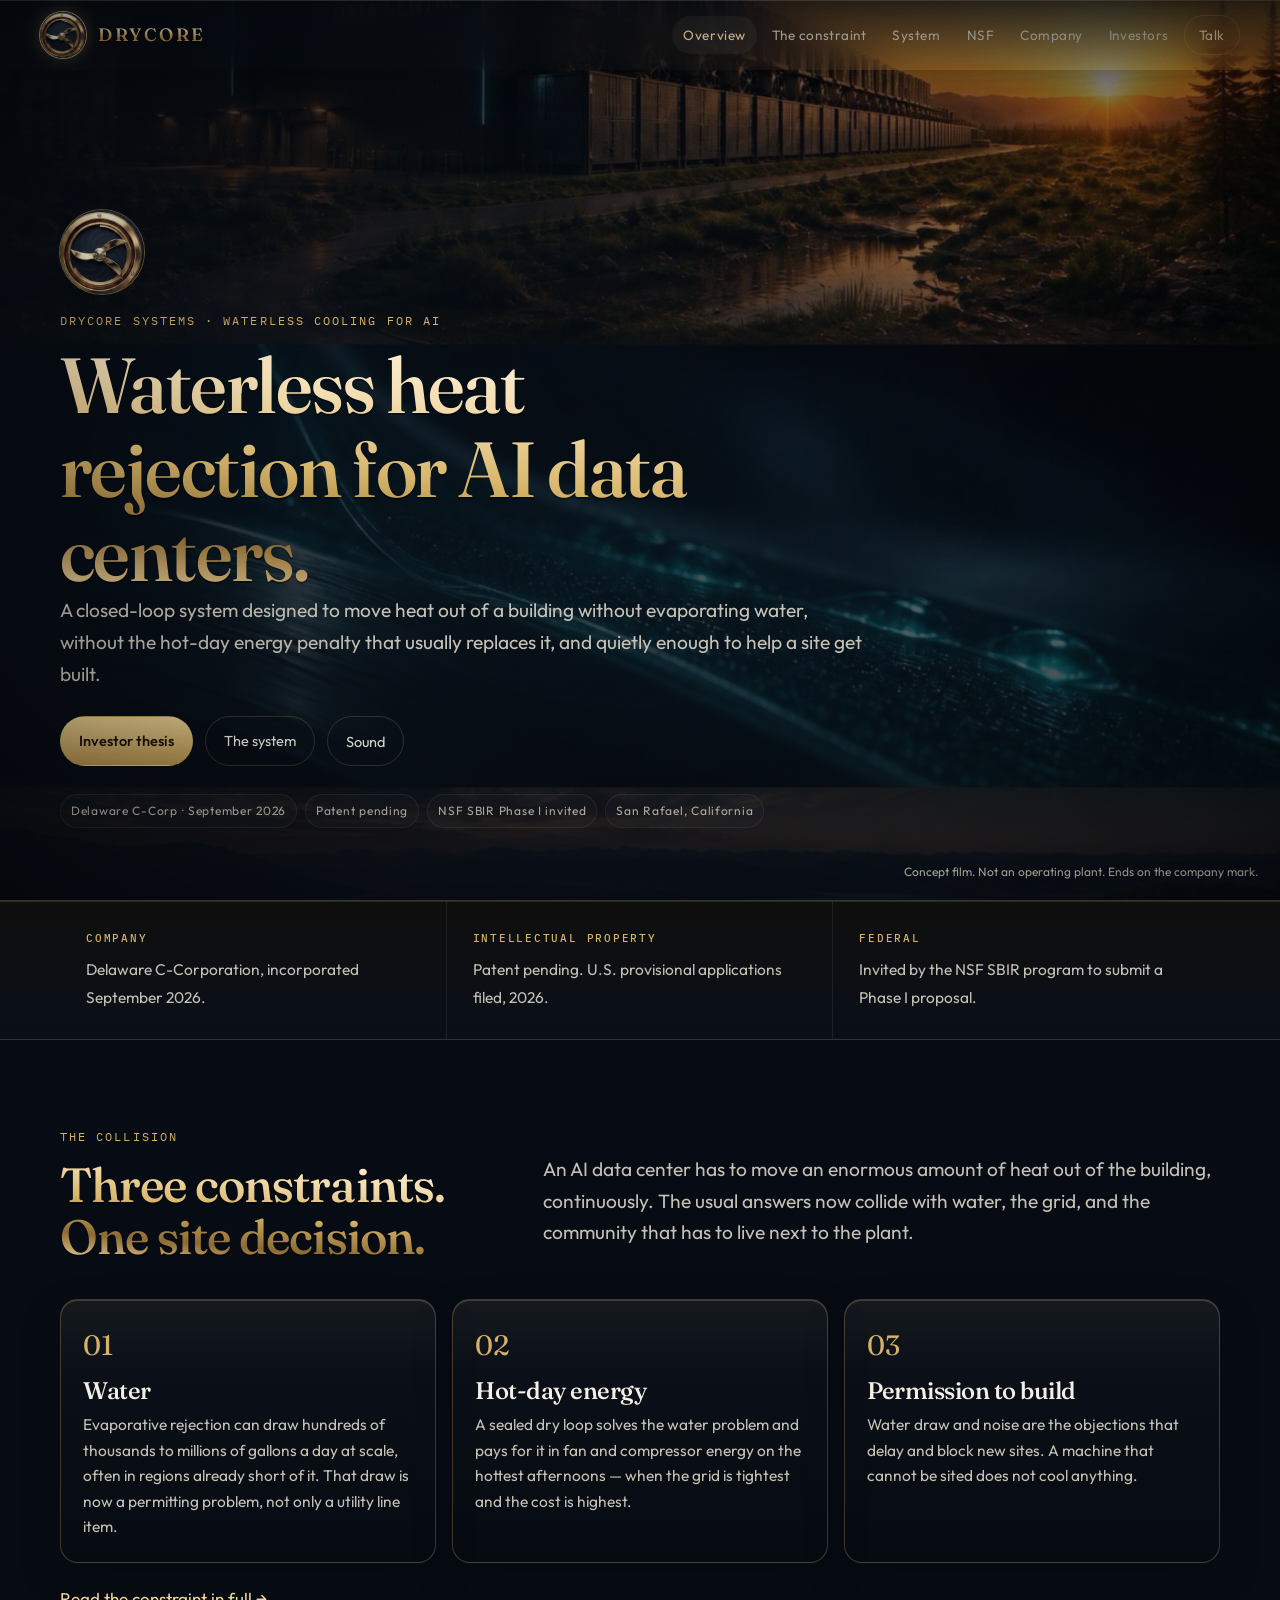
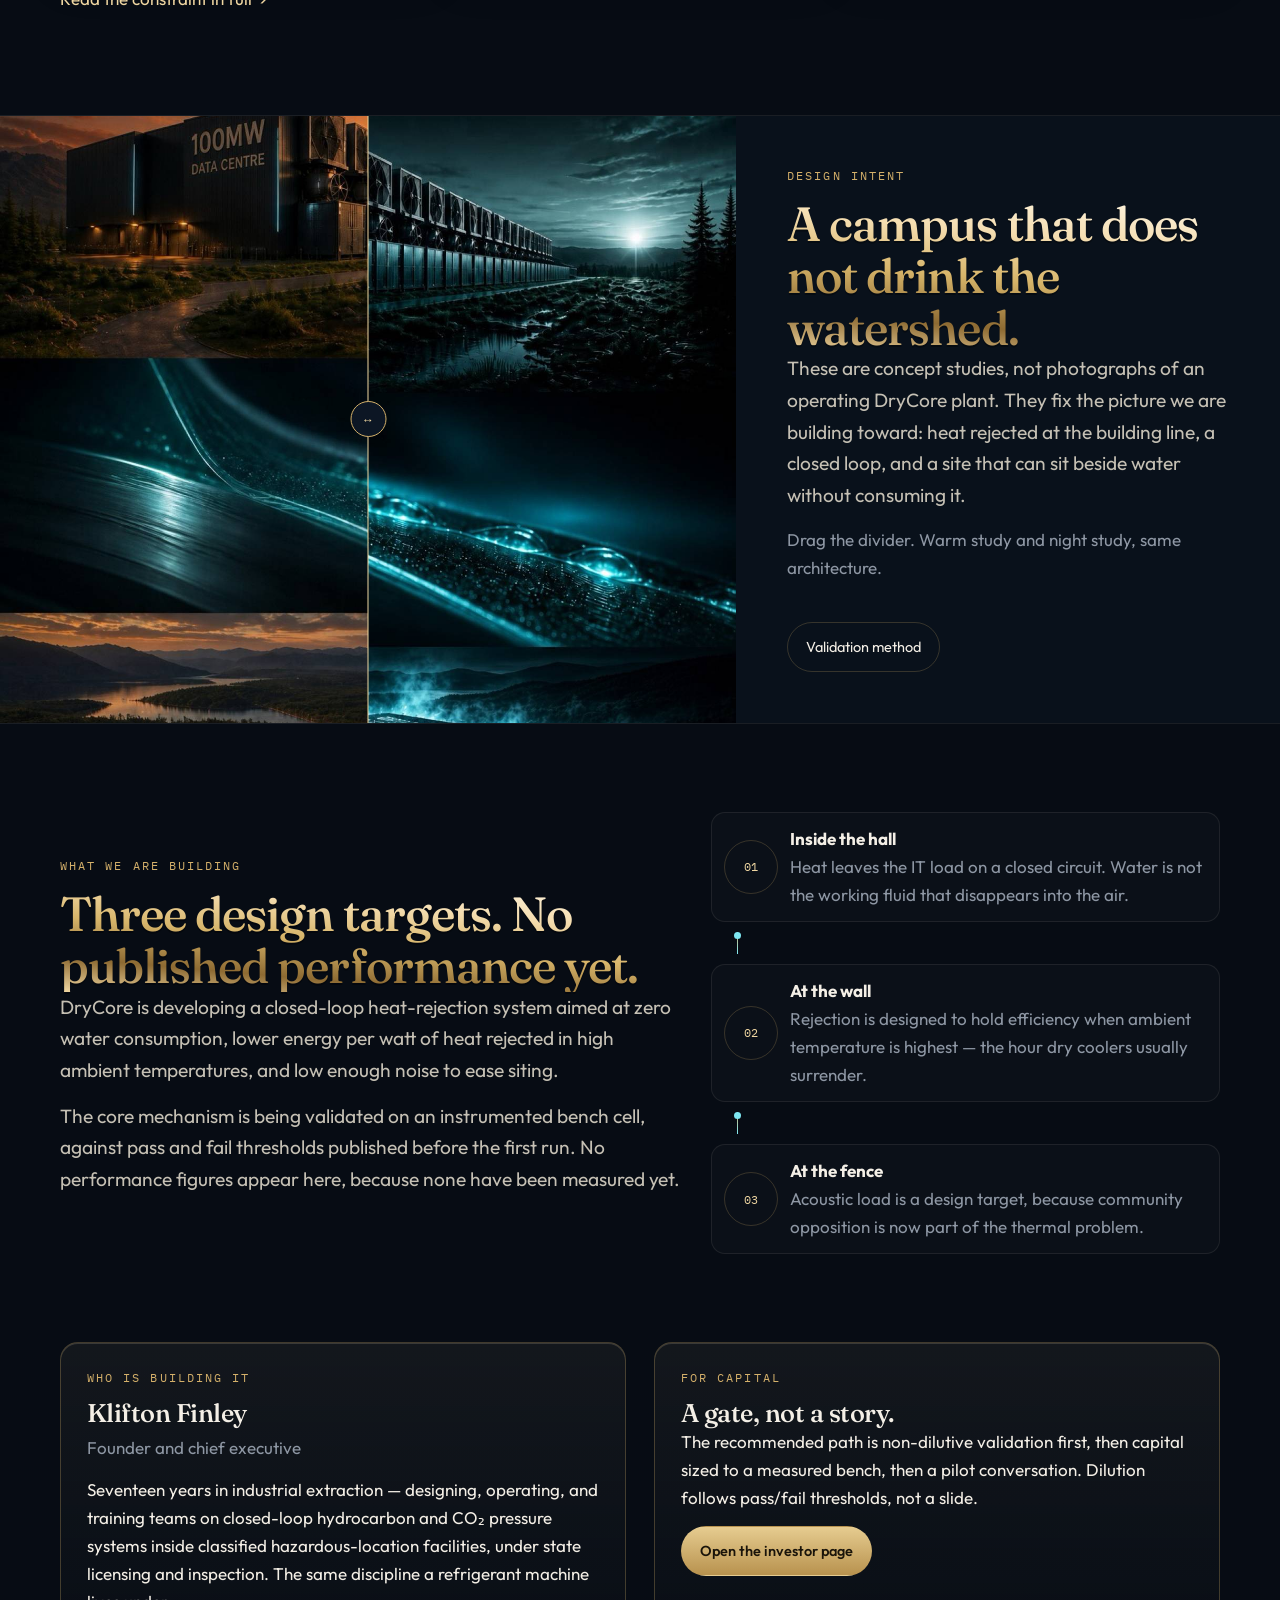
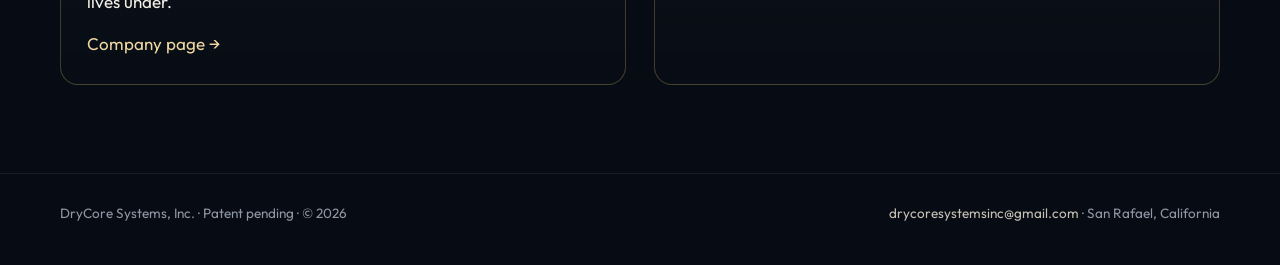
<file: index.html>
<!doctype html>
<html lang="en">
<head>
<meta charset="utf-8">
<meta name="viewport" content="width=device-width,initial-scale=1">
<title>DryCore Systems — Waterless heat rejection for AI data centers</title>
<meta name="description" content="DryCore Systems is developing closed-loop, waterless heat rejection for AI data centers. Patent pending. Delaware C-Corporation.">
<meta property="og:title" content="DryCore Systems">
<meta property="og:description" content="Closed-loop, waterless heat rejection for AI data centers. Patent pending.">
<meta property="og:type" content="website">
<meta name="theme-color" content="#070d16">
<link rel="preconnect" href="https://fonts.googleapis.com">
<link rel="preconnect" href="https://fonts.gstatic.com" crossorigin>
<link href="https://fonts.googleapis.com/css2?family=Fraunces:opsz,wght@9..144,500;9..144,600&family=IBM+Plex+Mono:wght@400;500&family=Outfit:wght@360;460;540&display=swap" rel="stylesheet">
<link rel="stylesheet" href="site.css">
<link rel="icon" href="emblem.jpg">
</head>
<body>
<div class="progress"></div>
<header class="nav nav-over">
  <a class="brand" href="index.html"><img src="emblem.jpg" alt="DryCore mark"><b>DRY<span>CORE</span></b></a>
  <button class="menu-btn" aria-label="Menu">Menu</button>
  <nav class="nav-links">
    <a href="index.html" aria-current="page">Overview</a>
    <a href="problem.html">The constraint</a>
    <a href="technology.html">System</a>
    <a href="nsf.html">NSF</a>
    <a href="company.html">Company</a>
    <a href="investors.html">Investors</a>
    <a class="nav-cta" href="contact.html">Talk</a>
  </nav>
</header>

<section class="stage">
  <video id="hero-film" autoplay muted playsinline poster="vision-warm.jpg">
    <source src="intro.mp4" type="video/mp4">
  </video>
  <div class="stage-shade"></div>
  <div class="wrap stage-copy">
    <img class="stage-mark" src="emblem.jpg" alt="">
    <p class="kicker">DryCore Systems · Waterless cooling for AI</p>
    <h1>Waterless heat rejection for AI data centers.</h1>
    <p class="lede">A closed-loop system designed to move heat out of a building without evaporating water, without the hot-day energy penalty that usually replaces it, and quietly enough to help a site get built.</p>
    <div class="hero-actions">
      <a class="btn btn-gold" href="investors.html">Investor thesis</a>
      <a class="btn btn-ghost" href="technology.html">The system</a>
      <button class="btn btn-ghost" type="button" id="hero-sound">Sound</button>
    </div>
    <div class="pills">
      <span class="pill">Delaware C-Corp · September 2026</span>
      <span class="pill">Patent pending</span>
      <span class="pill">NSF SBIR Phase I invited</span>
      <span class="pill">San Rafael, California</span>
    </div>
  </div>
  <p class="stage-note">Concept film. Not an operating plant. Ends on the company mark.</p>
</section>

<main>

  <section class="strip">
    <div class="wrap strip-grid">
      <article><b>Company</b><span>Delaware C-Corporation, incorporated September 2026.</span></article>
      <article><b>Intellectual property</b><span>Patent pending. U.S. provisional applications filed, 2026.</span></article>
      <article><b>Federal</b><span>Invited by the NSF SBIR program to submit a Phase I proposal.</span></article>
    </div>
  </section>

  <section class="block">
    <div class="wrap">
      <div class="section-head">
        <div>
          <p class="kicker">The collision</p>
          <h2>Three constraints. One site decision.</h2>
        </div>
        <p class="lede">An AI data center has to move an enormous amount of heat out of the building, continuously. The usual answers now collide with water, the grid, and the community that has to live next to the plant.</p>
      </div>
      <div class="cards">
        <article class="card">
          <div class="num">01</div>
          <h3>Water</h3>
          <p>Evaporative rejection can draw hundreds of thousands to millions of gallons a day at scale, often in regions already short of it. That draw is now a permitting problem, not only a utility line item.</p>
        </article>
        <article class="card">
          <div class="num">02</div>
          <h3>Hot-day energy</h3>
          <p>A sealed dry loop solves the water problem and pays for it in fan and compressor energy on the hottest afternoons — when the grid is tightest and the cost is highest.</p>
        </article>
        <article class="card">
          <div class="num">03</div>
          <h3>Permission to build</h3>
          <p>Water draw and noise are the objections that delay and block new sites. A machine that cannot be sited does not cool anything.</p>
        </article>
      </div>
      <p style="margin-top:22px"><a href="problem.html">Read the constraint in full →</a></p>
    </div>
  </section>

  <section class="vision">
    <div class="compare" aria-label="Design visualizations, day and night">
      <img src="vision-cool.jpg" alt="Night design study of a data center heat-rejection campus">
      <img class="top" src="vision-warm.jpg" alt="Sunset design study of a 100 megawatt data centre with dry heat rejection">
      <div class="handle"><span>↔</span></div>
    </div>
    <div class="vision-copy">
      <p class="kicker">Design intent</p>
      <h2>A campus that does not drink the watershed.</h2>
      <p class="lede">These are concept studies, not photographs of an operating DryCore plant. They fix the picture we are building toward: heat rejected at the building line, a closed loop, and a site that can sit beside water without consuming it.</p>
      <p class="muted">Drag the divider. Warm study and night study, same architecture.</p>
      <div class="hero-actions">
        <a class="btn btn-ghost" href="technology.html">Validation method</a>
      </div>
    </div>
  </section>

  <section class="block">
    <div class="wrap diagram">
      <div>
        <p class="kicker">What we are building</p>
        <h2>Three design targets. No published performance yet.</h2>
        <p class="lede">DryCore is developing a closed-loop heat-rejection system aimed at zero water consumption, lower energy per watt of heat rejected in high ambient temperatures, and low enough noise to ease siting.</p>
        <p class="lede">The core mechanism is being validated on an instrumented bench cell, against pass and fail thresholds published before the first run. No performance figures appear here, because none have been measured yet.</p>
      </div>
      <div class="path">
        <div class="node"><i>01</i><div><strong>Inside the hall</strong><br><span class="muted">Heat leaves the IT load on a closed circuit. Water is not the working fluid that disappears into the air.</span></div></div>
        <div class="flow"></div>
        <div class="node"><i>02</i><div><strong>At the wall</strong><br><span class="muted">Rejection is designed to hold efficiency when ambient temperature is highest — the hour dry coolers usually surrender.</span></div></div>
        <div class="flow"></div>
        <div class="node"><i>03</i><div><strong>At the fence</strong><br><span class="muted">Acoustic load is a design target, because community opposition is now part of the thermal problem.</span></div></div>
      </div>
    </div>
  </section>

  <section class="block" style="padding-top:0">
    <div class="wrap two">
      <div class="panel">
        <p class="kicker">Who is building it</p>
        <h3>Klifton Finley</h3>
        <p class="muted" style="margin-top:6px">Founder and chief executive</p>
        <p>Seventeen years in industrial extraction — designing, operating, and training teams on closed-loop hydrocarbon and CO₂ pressure systems inside classified hazardous-location facilities, under state licensing and inspection. The same discipline a refrigerant machine lives under.</p>
        <a href="company.html">Company page →</a>
      </div>
      <div class="panel">
        <p class="kicker">For capital</p>
        <h3>A gate, not a story.</h3>
        <p>The recommended path is non-dilutive validation first, then capital sized to a measured bench, then a pilot conversation. Dilution follows pass/fail thresholds, not a slide.</p>
        <a class="btn btn-gold" href="investors.html">Open the investor page</a>
      </div>
    </div>
  </section>
</main>

<footer>
  <div class="wrap foot">
    <div>DryCore Systems, Inc. · Patent pending · © 2026</div>
    <div><a href="mailto:drycoresystemsinc@gmail.com">drycoresystemsinc@gmail.com</a> · San Rafael, California</div>
  </div>
</footer>
<script src="site.js"></script>
</body>
</html>
</file>
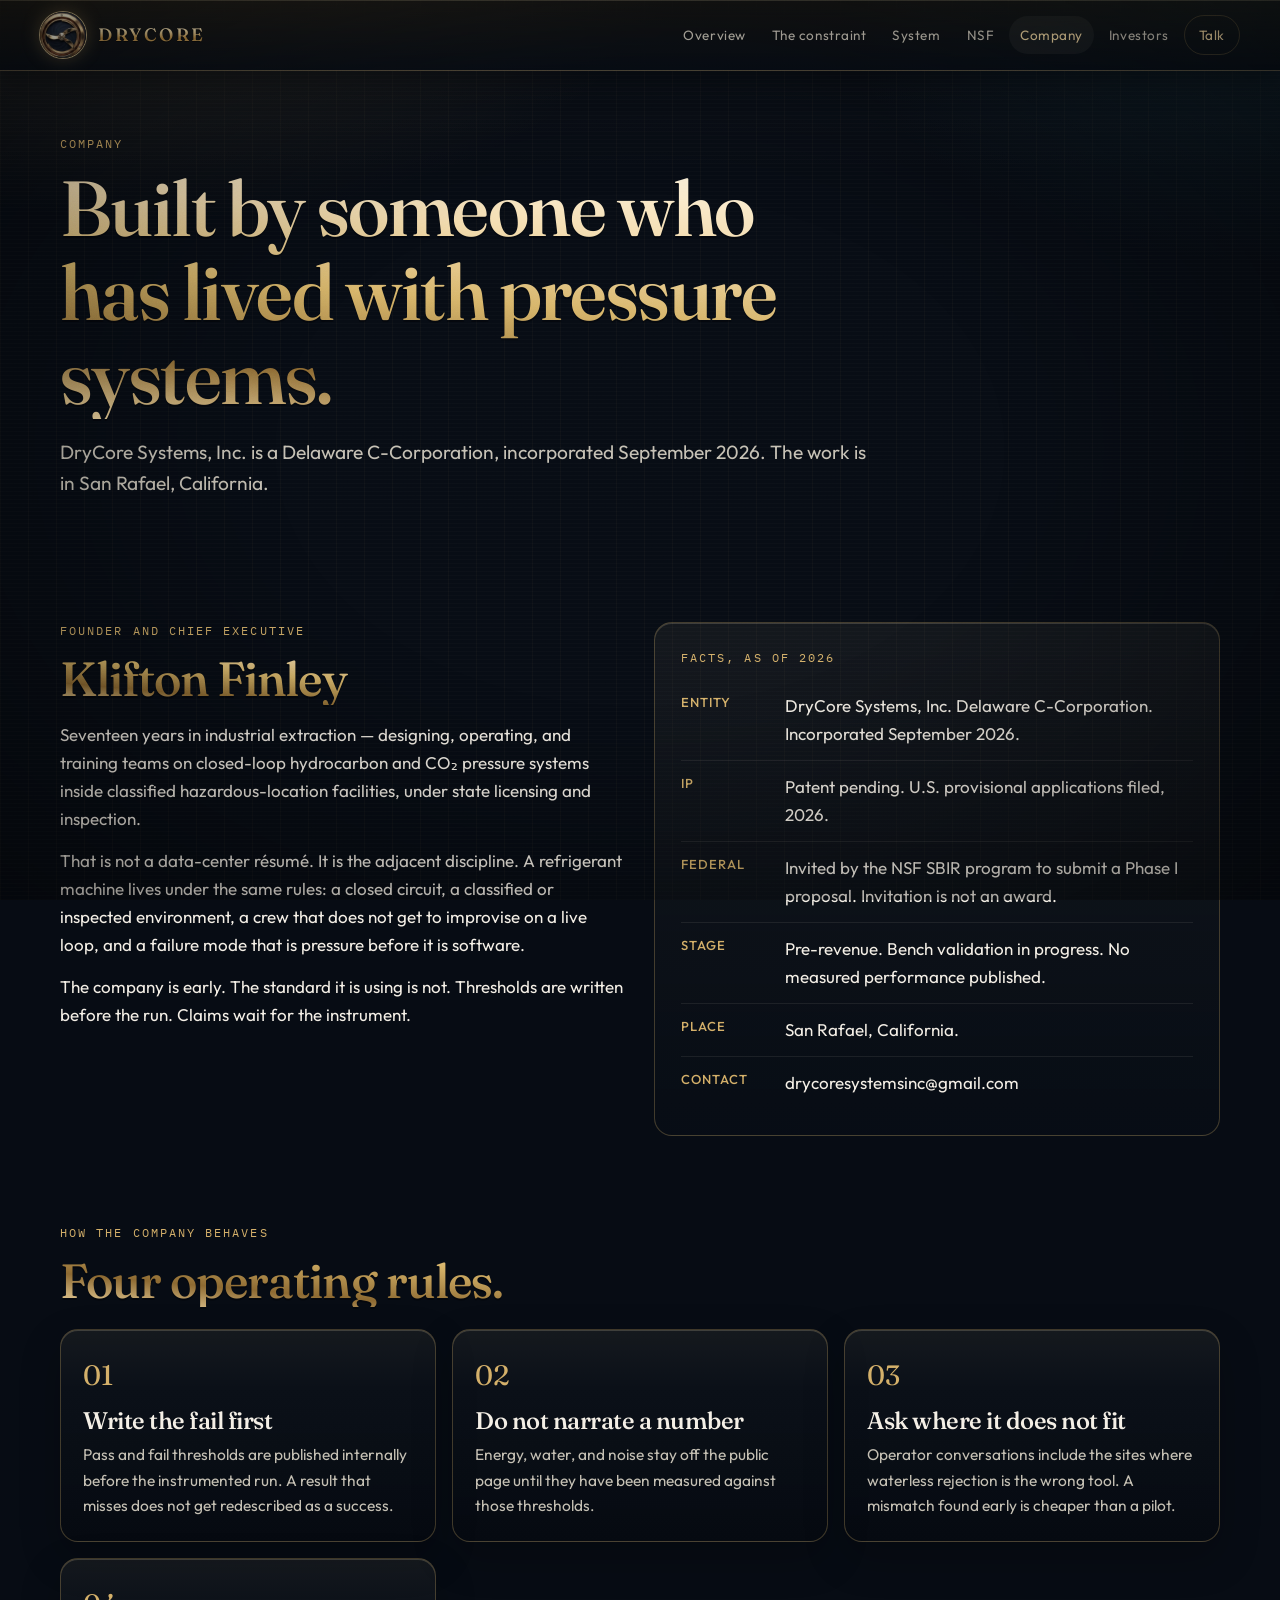
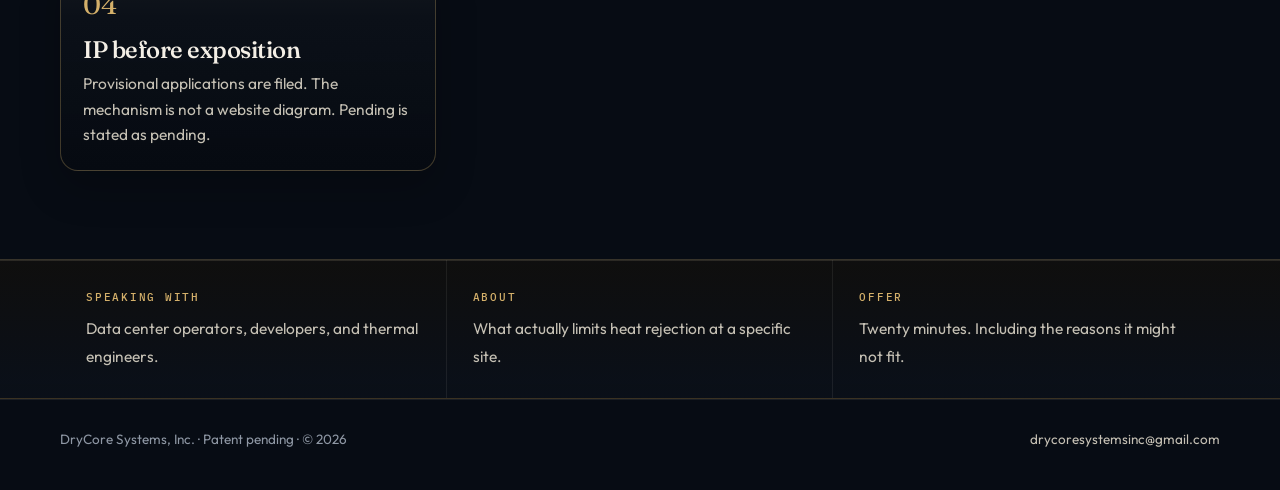
<file: company.html>
<!doctype html>
<html lang="en">
<head>
<meta charset="utf-8">
<meta name="viewport" content="width=device-width,initial-scale=1">
<title>Company — DryCore Systems</title>
<meta name="description" content="DryCore Systems, Inc. Founder Klifton Finley. Delaware C-Corporation, September 2026. San Rafael, California.">
<meta name="theme-color" content="#070d16">
<link rel="preconnect" href="https://fonts.googleapis.com">
<link rel="preconnect" href="https://fonts.gstatic.com" crossorigin>
<link href="https://fonts.googleapis.com/css2?family=Fraunces:opsz,wght@9..144,500;9..144,600&family=IBM+Plex+Mono:wght@400;500&family=Outfit:wght@360;460;540&display=swap" rel="stylesheet">
<link rel="stylesheet" href="site.css">
<link rel="icon" href="emblem.jpg">
</head>
<body>
<div class="progress"></div>
<header class="nav">
  <a class="brand" href="index.html"><img src="emblem.jpg" alt=""><b>DRY<span>CORE</span></b></a>
  <button class="menu-btn" aria-label="Menu">Menu</button>
  <nav class="nav-links">
    <a href="index.html">Overview</a>
    <a href="problem.html">The constraint</a>
    <a href="technology.html">System</a>
    <a href="nsf.html">NSF</a>
    <a href="company.html" aria-current="page">Company</a>
    <a href="investors.html">Investors</a>
    <a class="nav-cta" href="contact.html">Talk</a>
  </nav>
</header>
<main>
  <div class="wrap page-hero">
    <p class="kicker">Company</p>
    <h1>Built by someone who has lived with pressure systems.</h1>
    <p class="lede" style="margin-top:18px">DryCore Systems, Inc. is a Delaware C-Corporation, incorporated September 2026. The work is in San Rafael, California.</p>
  </div>

  <section class="block">
    <div class="wrap two">
      <div>
        <p class="kicker">Founder and chief executive</p>
        <h2>Klifton Finley</h2>
        <p style="margin-top:16px">Seventeen years in industrial extraction — designing, operating, and training teams on closed-loop hydrocarbon and CO₂ pressure systems inside classified hazardous-location facilities, under state licensing and inspection.</p>
        <p>That is not a data-center résumé. It is the adjacent discipline. A refrigerant machine lives under the same rules: a closed circuit, a classified or inspected environment, a crew that does not get to improvise on a live loop, and a failure mode that is pressure before it is software.</p>
        <p>The company is early. The standard it is using is not. Thresholds are written before the run. Claims wait for the instrument.</p>
      </div>
      <div class="panel">
        <p class="kicker">Facts, as of 2026</p>
        <ul class="list">
          <li><strong>Entity</strong><span>DryCore Systems, Inc. Delaware C-Corporation. Incorporated September 2026.</span></li>
          <li><strong>IP</strong><span>Patent pending. U.S. provisional applications filed, 2026.</span></li>
          <li><strong>Federal</strong><span>Invited by the NSF SBIR program to submit a Phase I proposal. Invitation is not an award.</span></li>
          <li><strong>Stage</strong><span>Pre-revenue. Bench validation in progress. No measured performance published.</span></li>
          <li><strong>Place</strong><span>San Rafael, California.</span></li>
          <li><strong>Contact</strong><span>drycoresystemsinc@gmail.com</span></li>
        </ul>
      </div>
    </div>
  </section>

  <section class="block" style="padding-top:0">
    <div class="wrap">
      <p class="kicker">How the company behaves</p>
      <h2>Four operating rules.</h2>
      <div class="cards" style="margin-top:22px">
        <article class="card"><div class="num">01</div><h3>Write the fail first</h3><p>Pass and fail thresholds are published internally before the instrumented run. A result that misses does not get redescribed as a success.</p></article>
        <article class="card"><div class="num">02</div><h3>Do not narrate a number</h3><p>Energy, water, and noise stay off the public page until they have been measured against those thresholds.</p></article>
        <article class="card"><div class="num">03</div><h3>Ask where it does not fit</h3><p>Operator conversations include the sites where waterless rejection is the wrong tool. A mismatch found early is cheaper than a pilot.</p></article>
        <article class="card"><div class="num">04</div><h3>IP before exposition</h3><p>Provisional applications are filed. The mechanism is not a website diagram. Pending is stated as pending.</p></article>
      </div>
    </div>
  </section>

  <section class="strip">
    <div class="wrap strip-grid">
      <article><b>Speaking with</b><span>Data center operators, developers, and thermal engineers.</span></article>
      <article><b>About</b><span>What actually limits heat rejection at a specific site.</span></article>
      <article><b>Offer</b><span>Twenty minutes. Including the reasons it might not fit.</span></article>
    </div>
  </section>
</main>
<footer>
  <div class="wrap foot">
    <div>DryCore Systems, Inc. · Patent pending · © 2026</div>
    <div><a href="mailto:drycoresystemsinc@gmail.com">drycoresystemsinc@gmail.com</a></div>
  </div>
</footer>
<script src="site.js"></script>
</body>
</html>
</file>
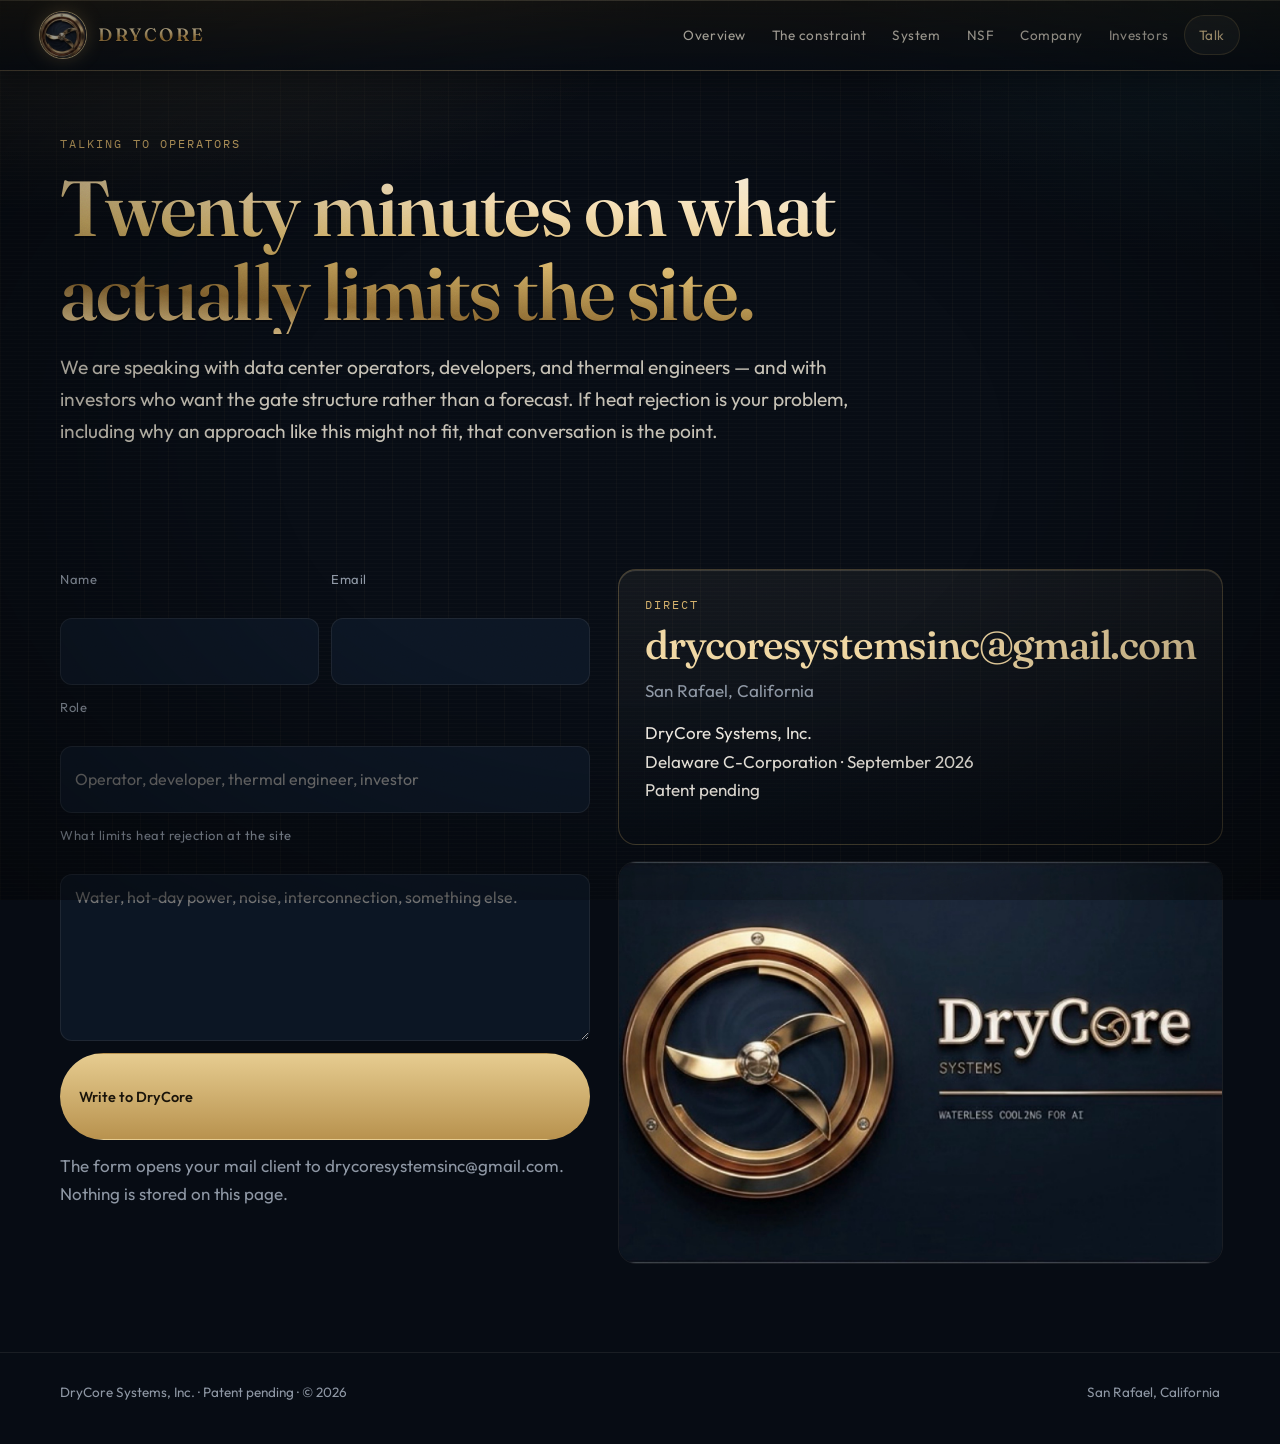
<file: contact.html>
<!doctype html>
<html lang="en">
<head>
<meta charset="utf-8">
<meta name="viewport" content="width=device-width,initial-scale=1">
<title>Contact — DryCore Systems</title>
<meta name="description" content="Talk with DryCore Systems about heat rejection limits at operating or planned AI data centers.">
<meta name="theme-color" content="#070d16">
<link rel="preconnect" href="https://fonts.googleapis.com">
<link rel="preconnect" href="https://fonts.gstatic.com" crossorigin>
<link href="https://fonts.googleapis.com/css2?family=Fraunces:opsz,wght@9..144,500;9..144,600&family=IBM+Plex+Mono:wght@400;500&family=Outfit:wght@360;460;540&display=swap" rel="stylesheet">
<link rel="stylesheet" href="site.css">
<link rel="icon" href="emblem.jpg">
</head>
<body>
<div class="progress"></div>
<header class="nav">
  <a class="brand" href="index.html"><img src="emblem.jpg" alt=""><b>DRY<span>CORE</span></b></a>
  <button class="menu-btn" aria-label="Menu">Menu</button>
  <nav class="nav-links">
    <a href="index.html">Overview</a>
    <a href="problem.html">The constraint</a>
    <a href="technology.html">System</a>
    <a href="nsf.html">NSF</a>
    <a href="company.html">Company</a>
    <a href="investors.html">Investors</a>
    <a class="nav-cta" href="contact.html" aria-current="page">Talk</a>
  </nav>
</header>
<main>
  <div class="wrap page-hero">
    <p class="kicker">Talking to operators</p>
    <h1>Twenty minutes on what actually limits the site.</h1>
    <p class="lede" style="margin-top:18px">We are speaking with data center operators, developers, and thermal engineers — and with investors who want the gate structure rather than a forecast. If heat rejection is your problem, including why an approach like this might not fit, that conversation is the point.</p>
  </div>
  <section class="block">
    <div class="wrap two">
      <form data-contact>
        <div class="form-row">
          <label>Name<input name="name" required autocomplete="name"></label>
          <label>Email<input name="email" type="email" required autocomplete="email"></label>
        </div>
        <label>Role
          <input name="role" placeholder="Operator, developer, thermal engineer, investor" required>
        </label>
        <label>What limits heat rejection at the site
          <textarea name="message" rows="6" required placeholder="Water, hot-day power, noise, interconnection, something else."></textarea>
        </label>
        <button class="btn btn-gold" type="submit">Write to DryCore</button>
        <p class="toast" role="status"></p>
        <p class="muted">The form opens your mail client to drycoresystemsinc@gmail.com. Nothing is stored on this page.</p>
      </form>
      <div>
        <div class="panel">
          <p class="kicker">Direct</p>
          <p class="word" style="font-size:clamp(28px,4vw,40px)"><a href="mailto:drycoresystemsinc@gmail.com">drycoresystemsinc@gmail.com</a></p>
          <p class="muted">San Rafael, California</p>
          <p>DryCore Systems, Inc.<br>Delaware C-Corporation · September 2026<br>Patent pending</p>
        </div>
        <figure style="margin:16px 0 0;border-radius:18px;overflow:hidden;border:1px solid rgba(244,239,230,.08)">
          <img src="logo.jpg" alt="DryCore Systems mark">
        </figure>
      </div>
    </div>
  </section>
</main>
<footer>
  <div class="wrap foot">
    <div>DryCore Systems, Inc. · Patent pending · © 2026</div>
    <div>San Rafael, California</div>
  </div>
</footer>
<script src="site.js"></script>
</body>
</html>
</file>
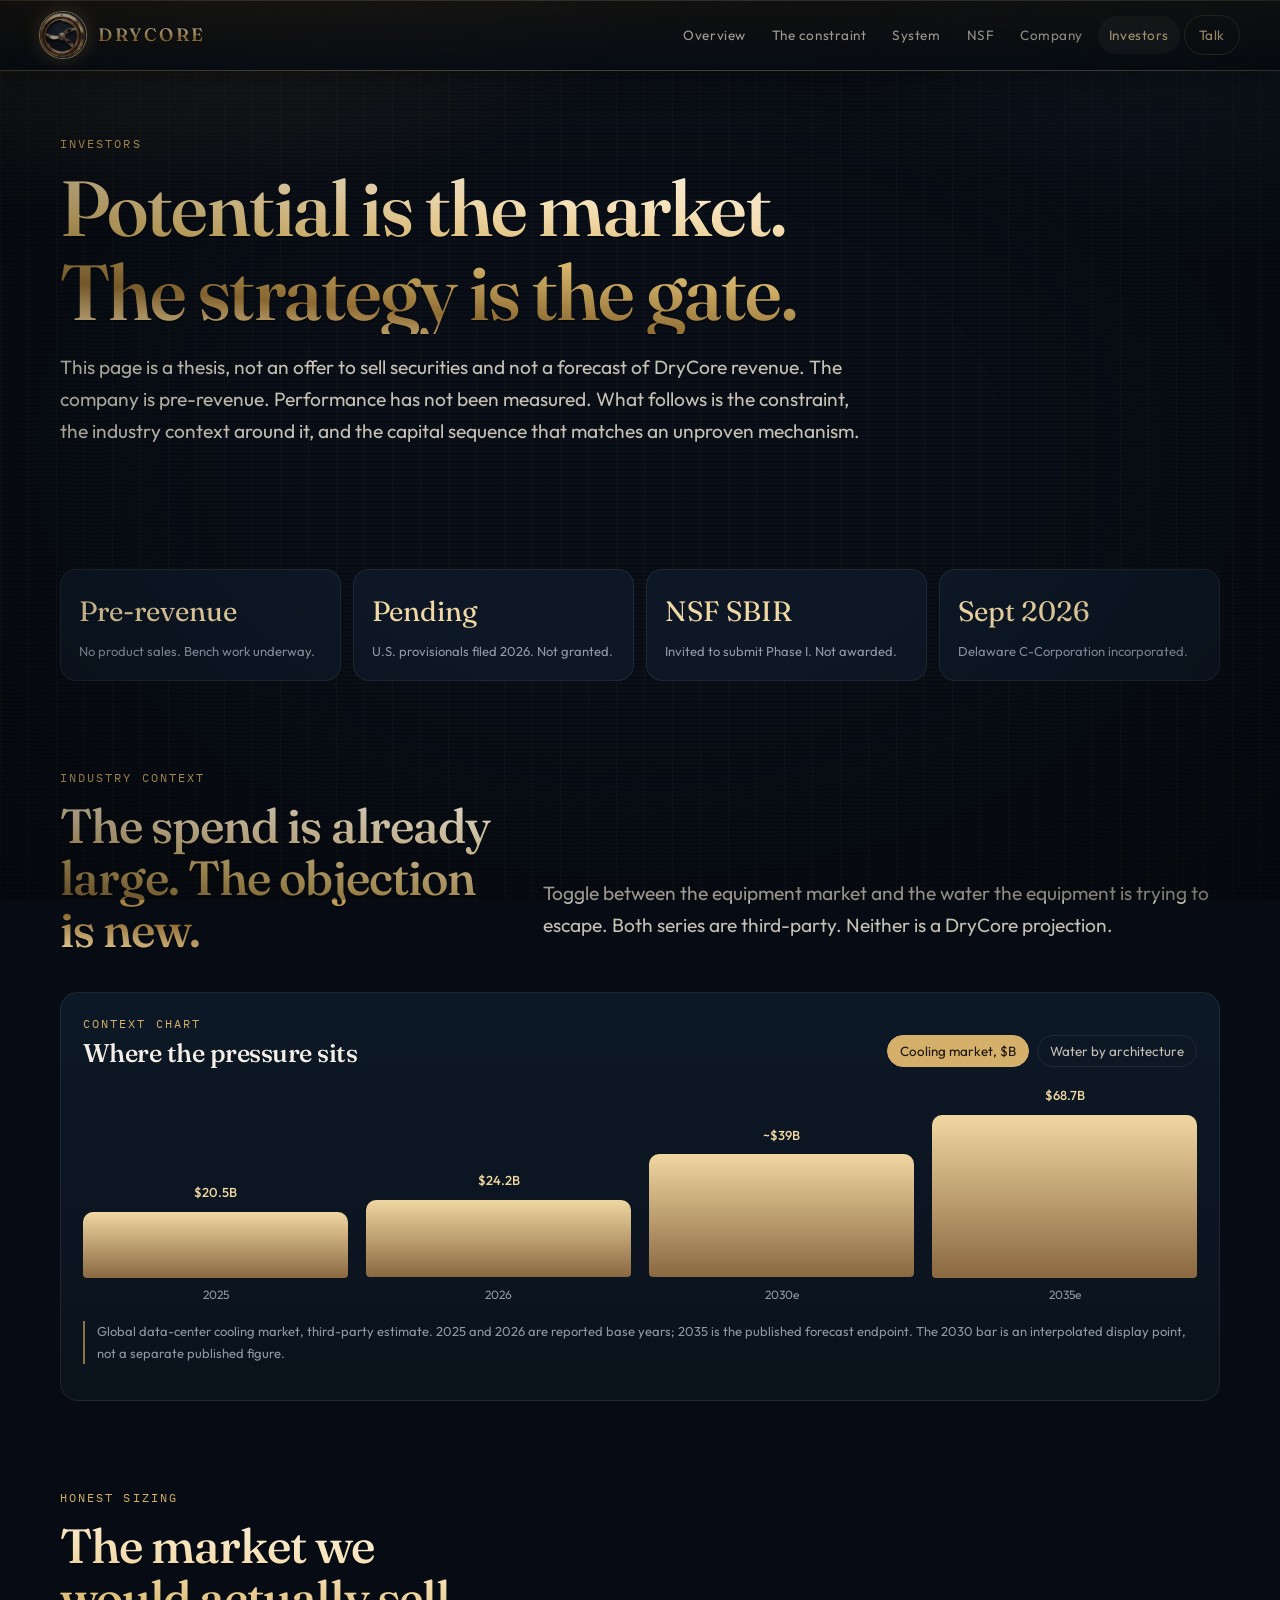
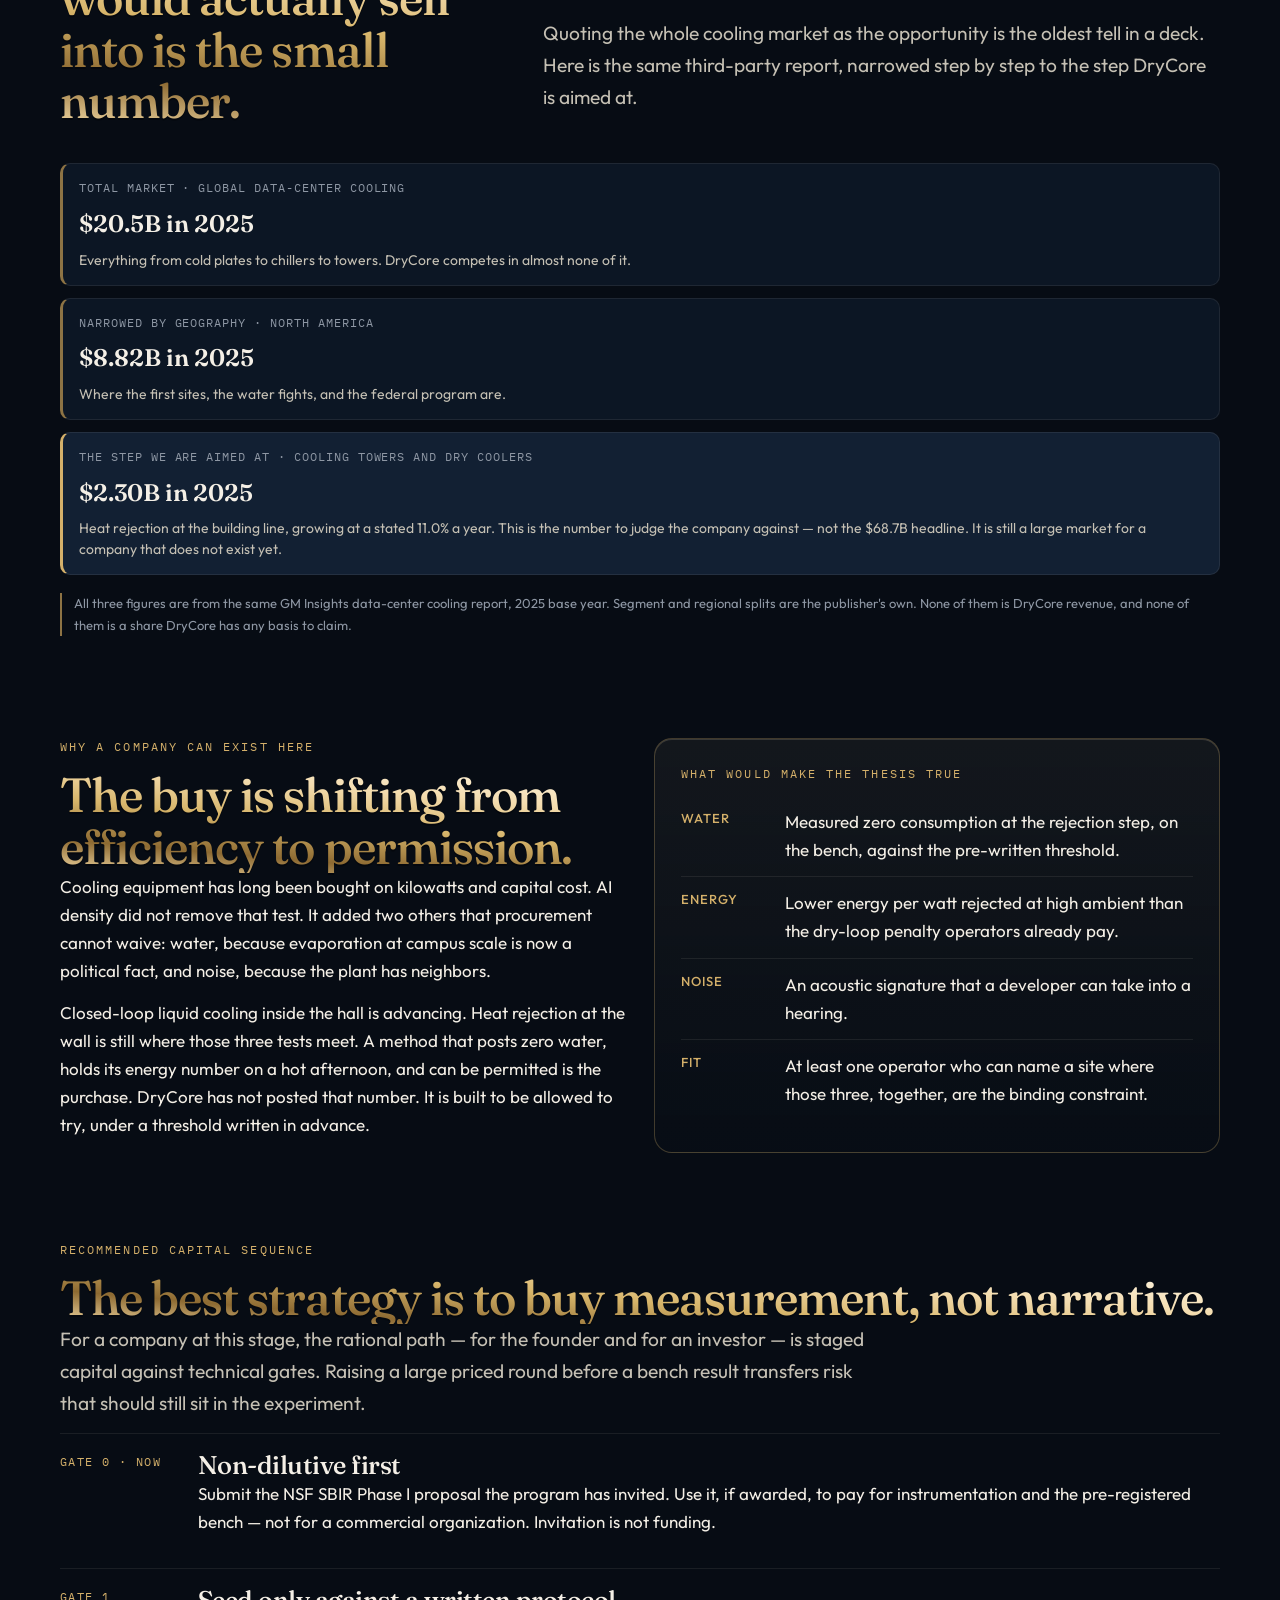
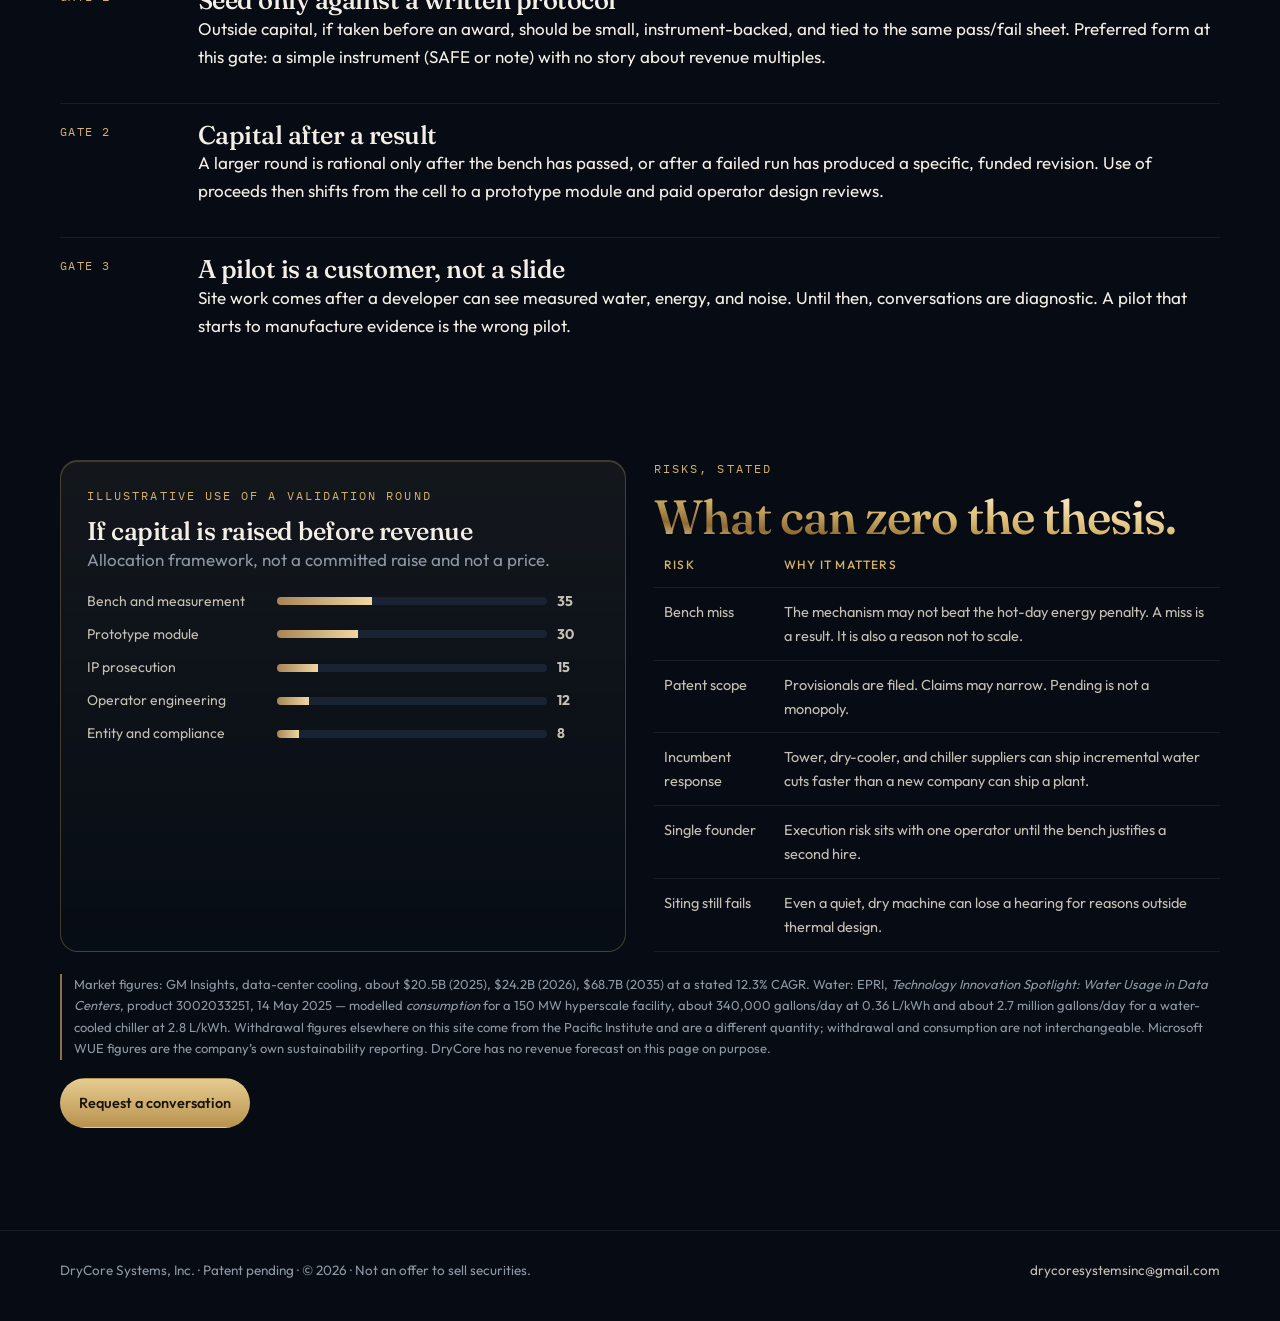
<file: investors.html>
<!doctype html>
<html lang="en">
<head>
<meta charset="utf-8">
<meta name="viewport" content="width=device-width,initial-scale=1">
<title>Investors — DryCore Systems</title>
<meta name="description" content="DryCore Systems investor thesis: gate-based capital, industry market context, and what has not been measured yet.">
<meta name="theme-color" content="#070d16">
<link rel="preconnect" href="https://fonts.googleapis.com">
<link rel="preconnect" href="https://fonts.gstatic.com" crossorigin>
<link href="https://fonts.googleapis.com/css2?family=Fraunces:opsz,wght@9..144,500;9..144,600&family=IBM+Plex+Mono:wght@400;500&family=Outfit:wght@360;460;540&display=swap" rel="stylesheet">
<link rel="stylesheet" href="site.css">
<link rel="icon" href="emblem.jpg">
</head>
<body>
<div class="progress"></div>
<header class="nav">
  <a class="brand" href="index.html"><img src="emblem.jpg" alt=""><b>DRY<span>CORE</span></b></a>
  <button class="menu-btn" aria-label="Menu">Menu</button>
  <nav class="nav-links">
    <a href="index.html">Overview</a>
    <a href="problem.html">The constraint</a>
    <a href="technology.html">System</a>
    <a href="nsf.html">NSF</a>
    <a href="company.html">Company</a>
    <a href="investors.html" aria-current="page">Investors</a>
    <a class="nav-cta" href="contact.html">Talk</a>
  </nav>
</header>
<main>
  <div class="wrap page-hero">
    <p class="kicker">Investors</p>
    <h1>Potential is the market. The strategy is the gate.</h1>
    <p class="lede" style="margin-top:18px">This page is a thesis, not an offer to sell securities and not a forecast of DryCore revenue. The company is pre-revenue. Performance has not been measured. What follows is the constraint, the industry context around it, and the capital sequence that matches an unproven mechanism.</p>
  </div>

  <section class="block">
    <div class="wrap metrics">
      <article class="metric"><em>Pre-revenue</em><span>No product sales. Bench work underway.</span></article>
      <article class="metric"><em>Pending</em><span>U.S. provisionals filed 2026. Not granted.</span></article>
      <article class="metric"><em>NSF SBIR</em><span>Invited to submit Phase I. Not awarded.</span></article>
      <article class="metric"><em>Sept 2026</em><span>Delaware C-Corporation incorporated.</span></article>
    </div>
  </section>

  <section class="block" style="padding-top:0">
    <div class="wrap">
      <div class="section-head">
        <div>
          <p class="kicker">Industry context</p>
          <h2>The spend is already large. The objection is new.</h2>
        </div>
        <p class="lede">Toggle between the equipment market and the water the equipment is trying to escape. Both series are third-party. Neither is a DryCore projection.</p>
      </div>
      <div class="chart">
        <div style="display:flex;justify-content:space-between;gap:12px;flex-wrap:wrap;align-items:end">
          <div>
            <p class="kicker" style="margin:0">Context chart</p>
            <h3 style="margin-top:6px">Where the pressure sits</h3>
          </div>
          <div class="toggle">
            <button type="button" data-series="cooling" aria-pressed="true" data-caption="Global data-center cooling market, third-party estimate. 2025 and 2026 are reported base years; 2035 is the published forecast endpoint. The 2030 bar is an interpolated display point, not a separate published figure.">Cooling market, $B</button>
            <button type="button" data-series="water" aria-pressed="false" data-caption="One 150 MW hyperscale facility, two cooling architectures. EPRI models consumption of about 0.34 million gallons/day at a water-use efficiency of 0.36 L/kWh, and about 2.7 million gallons/day for a water-cooled chiller at 2.8 L/kWh — roughly eight times the water for the same compute. Modelled consumption under stated WUE assumptions, not measured plants, and not DryCore sites. Source: EPRI, Technology Innovation Spotlight: Water Usage in Data Centers, product 3002033251, 14 May 2025.">Water by architecture</button>
          </div>
        </div>
        <div class="bars" data-chart></div>
        <p class="note" data-chart-cap style="margin-top:16px">Global data-center cooling market, third-party estimate. 2025 and 2026 are reported base years; 2035 is the published forecast endpoint. The 2030 bar is an interpolated display point, not a separate published figure.</p>
      </div>
    </div>
  </section>


  <section class="block" style="padding-top:0">
    <div class="wrap">
      <div class="section-head">
        <div>
          <p class="kicker">Honest sizing</p>
          <h2>The market we would actually sell into is the small number.</h2>
        </div>
        <p class="lede">Quoting the whole cooling market as the opportunity is the oldest tell in a deck. Here is the same third-party report, narrowed step by step to the step DryCore is aimed at.</p>
      </div>
      <div class="ladder">
        <article class="rung">
          <em>Total market · global data-center cooling</em>
          <b>$20.5B in 2025</b>
          <span>Everything from cold plates to chillers to towers. DryCore competes in almost none of it.</span>
        </article>
        <article class="rung">
          <em>Narrowed by geography · North America</em>
          <b>$8.82B in 2025</b>
          <span>Where the first sites, the water fights, and the federal program are.</span>
        </article>
        <article class="rung focus">
          <em>The step we are aimed at · cooling towers and dry coolers</em>
          <b>$2.30B in 2025</b>
          <span>Heat rejection at the building line, growing at a stated 11.0% a year. This is the number to judge the company against — not the $68.7B headline. It is still a large market for a company that does not exist yet.</span>
        </article>
      </div>
      <p class="note" style="margin-top:18px">All three figures are from the same GM Insights data-center cooling report, 2025 base year. Segment and regional splits are the publisher's own. None of them is DryCore revenue, and none of them is a share DryCore has any basis to claim.</p>
    </div>
  </section>
  <section class="block" style="padding-top:0">
    <div class="wrap two">
      <div>
        <p class="kicker">Why a company can exist here</p>
        <h2>The buy is shifting from efficiency to permission.</h2>
        <p>Cooling equipment has long been bought on kilowatts and capital cost. AI density did not remove that test. It added two others that procurement cannot waive: water, because evaporation at campus scale is now a political fact, and noise, because the plant has neighbors.</p>
        <p>Closed-loop liquid cooling inside the hall is advancing. Heat rejection at the wall is still where those three tests meet. A method that posts zero water, holds its energy number on a hot afternoon, and can be permitted is the purchase. DryCore has not posted that number. It is built to be allowed to try, under a threshold written in advance.</p>
      </div>
      <div class="panel">
        <p class="kicker">What would make the thesis true</p>
        <ul class="list">
          <li><strong>Water</strong><span>Measured zero consumption at the rejection step, on the bench, against the pre-written threshold.</span></li>
          <li><strong>Energy</strong><span>Lower energy per watt rejected at high ambient than the dry-loop penalty operators already pay.</span></li>
          <li><strong>Noise</strong><span>An acoustic signature that a developer can take into a hearing.</span></li>
          <li><strong>Fit</strong><span>At least one operator who can name a site where those three, together, are the binding constraint.</span></li>
        </ul>
      </div>
    </div>
  </section>

  <section class="block" style="padding-top:0">
    <div class="wrap">
      <p class="kicker">Recommended capital sequence</p>
      <h2>The best strategy is to buy measurement, not narrative.</h2>
      <p class="lede">For a company at this stage, the rational path — for the founder and for an investor — is staged capital against technical gates. Raising a large priced round before a bench result transfers risk that should still sit in the experiment.</p>
      <div class="gates">
        <article class="gate">
          <div class="when">GATE 0 · NOW</div>
          <div>
            <h3>Non-dilutive first</h3>
            <p>Submit the NSF SBIR Phase I proposal the program has invited. Use it, if awarded, to pay for instrumentation and the pre-registered bench — not for a commercial organization. Invitation is not funding.</p>
          </div>
        </article>
        <article class="gate">
          <div class="when">GATE 1</div>
          <div>
            <h3>Seed only against a written protocol</h3>
            <p>Outside capital, if taken before an award, should be small, instrument-backed, and tied to the same pass/fail sheet. Preferred form at this gate: a simple instrument (SAFE or note) with no story about revenue multiples.</p>
          </div>
        </article>
        <article class="gate">
          <div class="when">GATE 2</div>
          <div>
            <h3>Capital after a result</h3>
            <p>A larger round is rational only after the bench has passed, or after a failed run has produced a specific, funded revision. Use of proceeds then shifts from the cell to a prototype module and paid operator design reviews.</p>
          </div>
        </article>
        <article class="gate">
          <div class="when">GATE 3</div>
          <div>
            <h3>A pilot is a customer, not a slide</h3>
            <p>Site work comes after a developer can see measured water, energy, and noise. Until then, conversations are diagnostic. A pilot that starts to manufacture evidence is the wrong pilot.</p>
          </div>
        </article>
      </div>
    </div>
  </section>

  <section class="block" style="padding-top:0">
    <div class="wrap two">
      <div class="panel">
        <p class="kicker">Illustrative use of a validation round</p>
        <h3>If capital is raised before revenue</h3>
        <p class="muted">Allocation framework, not a committed raise and not a price.</p>
        <div class="alloc" style="margin-top:16px">
          <div class="alloc-row"><span>Bench and measurement</span><div class="track"><span style="--w:35%"></span></div><b>35</b></div>
          <div class="alloc-row"><span>Prototype module</span><div class="track"><span style="--w:30%"></span></div><b>30</b></div>
          <div class="alloc-row"><span>IP prosecution</span><div class="track"><span style="--w:15%"></span></div><b>15</b></div>
          <div class="alloc-row"><span>Operator engineering</span><div class="track"><span style="--w:12%"></span></div><b>12</b></div>
          <div class="alloc-row"><span>Entity and compliance</span><div class="track"><span style="--w:8%"></span></div><b>8</b></div>
        </div>
      </div>
      <div>
        <p class="kicker">Risks, stated</p>
        <h2>What can zero the thesis.</h2>
        <table>
          <thead><tr><th>Risk</th><th>Why it matters</th></tr></thead>
          <tbody>
            <tr><td>Bench miss</td><td>The mechanism may not beat the hot-day energy penalty. A miss is a result. It is also a reason not to scale.</td></tr>
            <tr><td>Patent scope</td><td>Provisionals are filed. Claims may narrow. Pending is not a monopoly.</td></tr>
            <tr><td>Incumbent response</td><td>Tower, dry-cooler, and chiller suppliers can ship incremental water cuts faster than a new company can ship a plant.</td></tr>
            <tr><td>Single founder</td><td>Execution risk sits with one operator until the bench justifies a second hire.</td></tr>
            <tr><td>Siting still fails</td><td>Even a quiet, dry machine can lose a hearing for reasons outside thermal design.</td></tr>
          </tbody>
        </table>
      </div>
    </div>
    <div class="wrap" style="margin-top:22px">
      <p class="note">Market figures: GM Insights, data-center cooling, about $20.5B (2025), $24.2B (2026), $68.7B (2035) at a stated 12.3% CAGR. Water: EPRI, <em>Technology Innovation Spotlight: Water Usage in Data Centers</em>, product 3002033251, 14&nbsp;May 2025 — modelled <em>consumption</em> for a 150&nbsp;MW hyperscale facility, about 340,000 gallons/day at 0.36&nbsp;L/kWh and about 2.7 million gallons/day for a water-cooled chiller at 2.8&nbsp;L/kWh. Withdrawal figures elsewhere on this site come from the Pacific Institute and are a different quantity; withdrawal and consumption are not interchangeable. Microsoft WUE figures are the company’s own sustainability reporting. DryCore has no revenue forecast on this page on purpose.</p>
      <p style="margin-top:18px"><a class="btn btn-gold" href="contact.html">Request a conversation</a></p>
    </div>
  </section>
</main>
<footer>
  <div class="wrap foot">
    <div>DryCore Systems, Inc. · Patent pending · © 2026 · Not an offer to sell securities.</div>
    <div><a href="mailto:drycoresystemsinc@gmail.com">drycoresystemsinc@gmail.com</a></div>
  </div>
</footer>
<script src="site.js"></script>
</body>
</html>
</file>
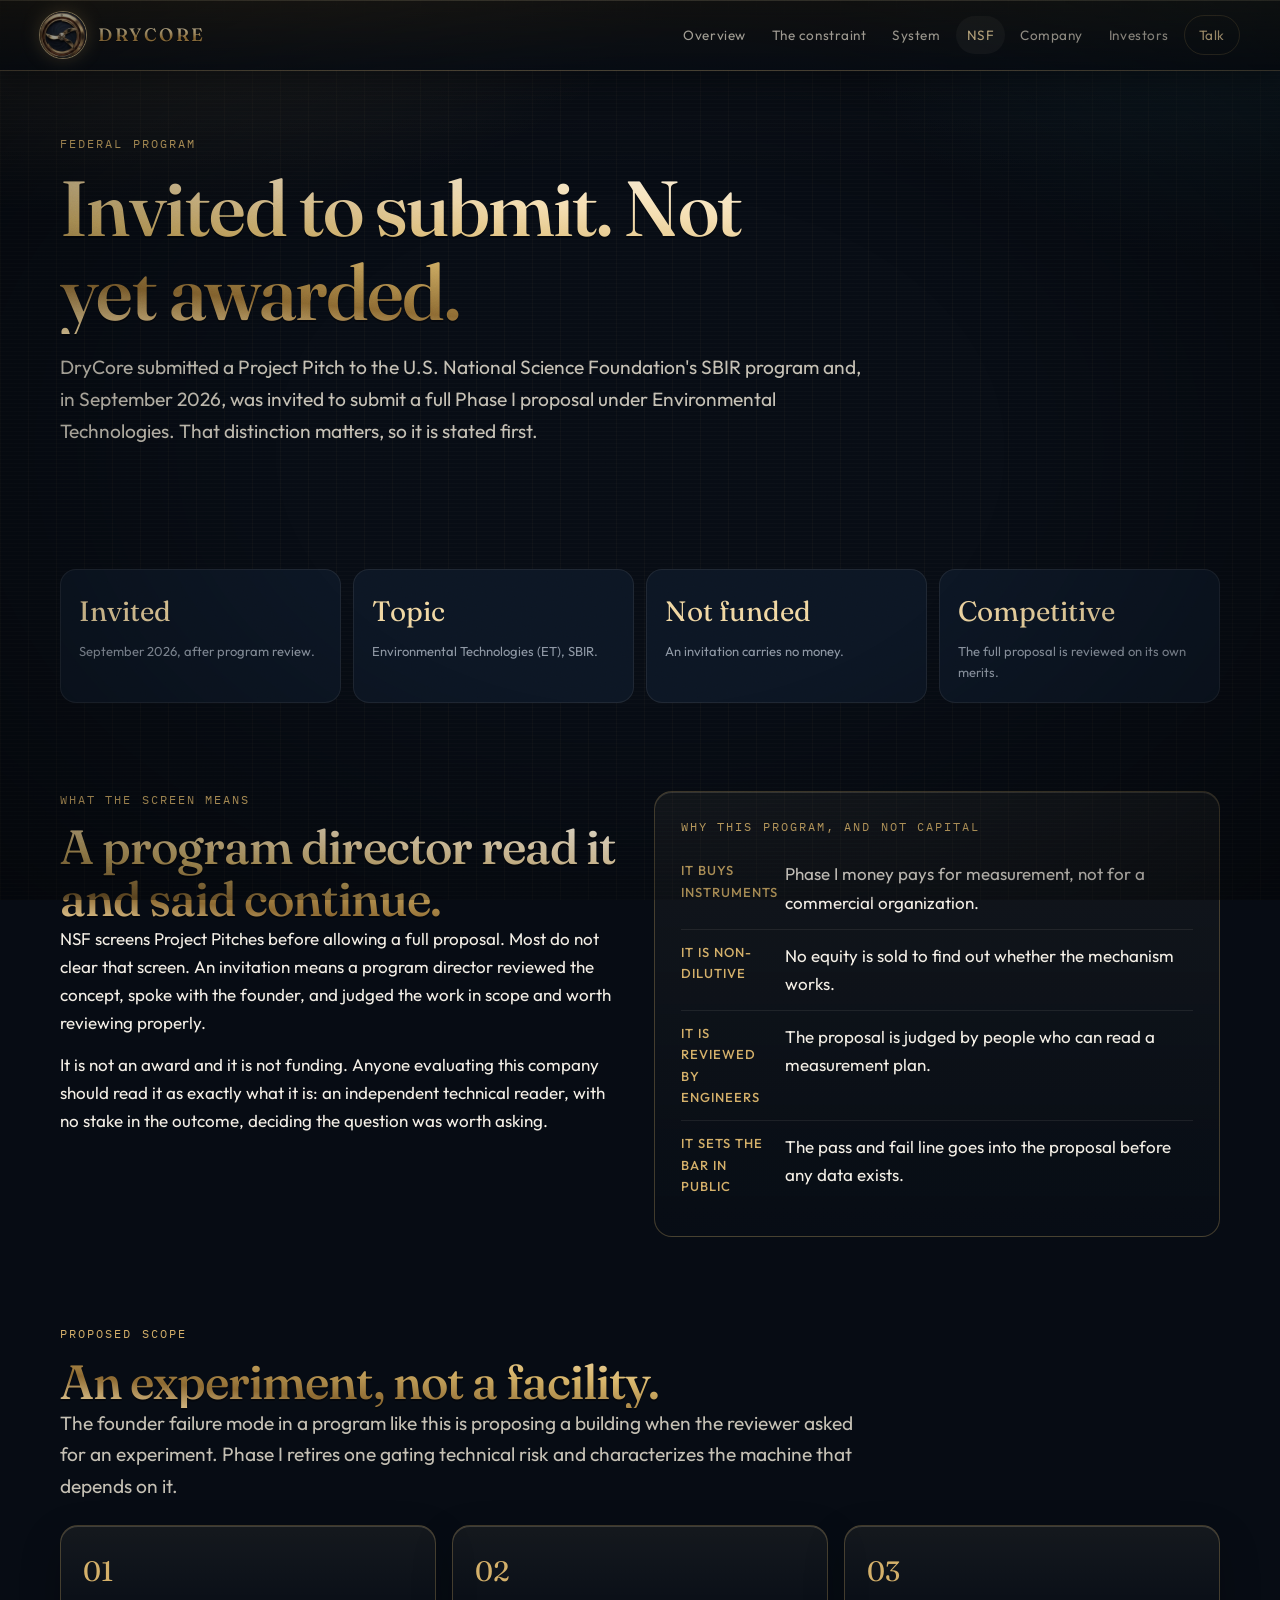
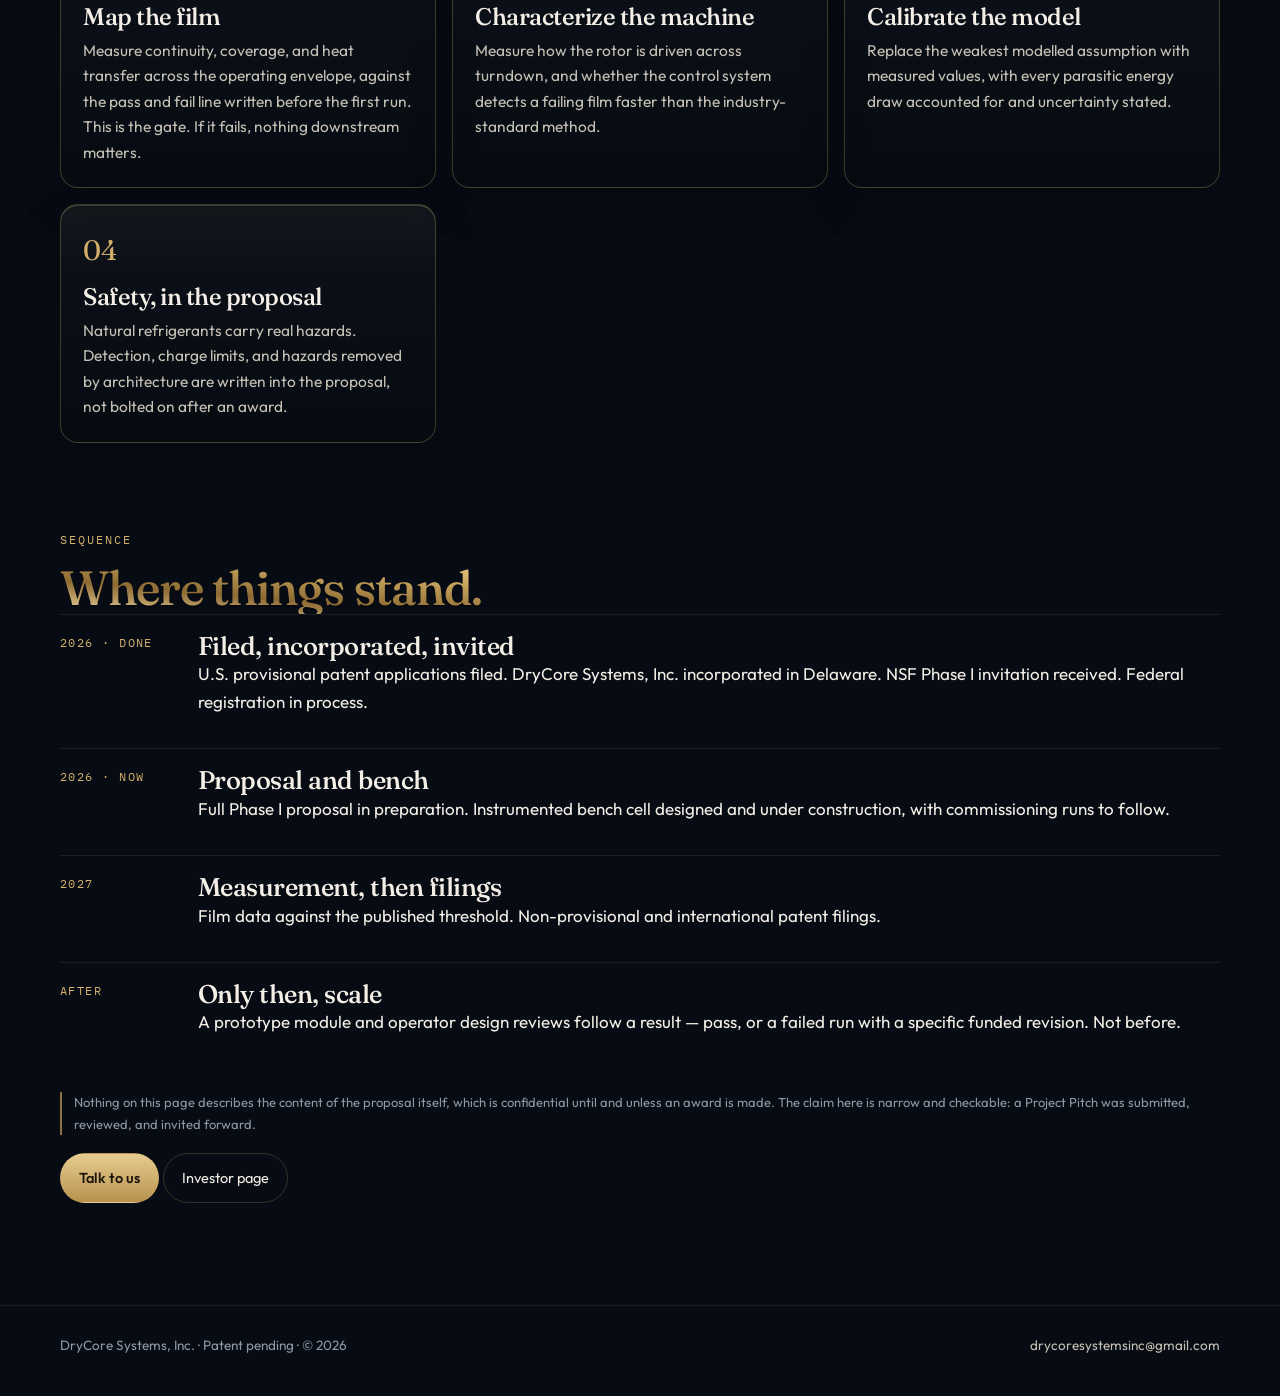
<file: nsf.html>
<!doctype html>
<html lang="en">
<head>
<meta charset="utf-8">
<meta name="viewport" content="width=device-width,initial-scale=1">
<title>NSF SBIR Phase I — DryCore Systems</title>
<meta name="description" content="DryCore Systems was invited by the U.S. National Science Foundation's SBIR program to submit a Phase I proposal under Environmental Technologies. An invitation is not an award.">
<meta name="theme-color" content="#070d16">
<link rel="preconnect" href="https://fonts.googleapis.com">
<link rel="preconnect" href="https://fonts.gstatic.com" crossorigin>
<link href="https://fonts.googleapis.com/css2?family=Fraunces:opsz,wght@9..144,500;9..144,600&family=IBM+Plex+Mono:wght@400;500&family=Outfit:wght@360;460;540&display=swap" rel="stylesheet">
<link rel="stylesheet" href="site.css">
<link rel="icon" href="emblem.jpg">
</head>
<body>
<div class="progress"></div>
<header class="nav">
  <a class="brand" href="index.html"><img src="emblem.jpg" alt=""><b>DRY<span>CORE</span></b></a>
  <button class="menu-btn" aria-label="Menu">Menu</button>
  <nav class="nav-links">
    <a href="index.html">Overview</a>
    <a href="problem.html">The constraint</a>
    <a href="technology.html">System</a>
    <a href="nsf.html" aria-current="page">NSF</a>
    <a href="company.html">Company</a>
    <a href="investors.html">Investors</a>
    <a class="nav-cta" href="contact.html">Talk</a>
  </nav>
</header>
<main>
  <div class="wrap page-hero">
    <p class="kicker">Federal program</p>
    <h1>Invited to submit. Not yet awarded.</h1>
    <p class="lede" style="margin-top:18px">DryCore submitted a Project Pitch to the U.S. National Science Foundation's SBIR program and, in September 2026, was invited to submit a full Phase&nbsp;I proposal under Environmental Technologies. That distinction matters, so it is stated first.</p>
  </div>

  <section class="block">
    <div class="wrap metrics">
      <article class="metric"><em>Invited</em><span>September 2026, after program review.</span></article>
      <article class="metric"><em>Topic</em><span>Environmental Technologies (ET), SBIR.</span></article>
      <article class="metric"><em>Not funded</em><span>An invitation carries no money.</span></article>
      <article class="metric"><em>Competitive</em><span>The full proposal is reviewed on its own merits.</span></article>
    </div>
  </section>

  <section class="block" style="padding-top:0">
    <div class="wrap two">
      <div>
        <p class="kicker">What the screen means</p>
        <h2>A program director read it and said continue.</h2>
        <p>NSF screens Project Pitches before allowing a full proposal. Most do not clear that screen. An invitation means a program director reviewed the concept, spoke with the founder, and judged the work in scope and worth reviewing properly.</p>
        <p>It is not an award and it is not funding. Anyone evaluating this company should read it as exactly what it is: an independent technical reader, with no stake in the outcome, deciding the question was worth asking.</p>
      </div>
      <div class="panel">
        <p class="kicker">Why this program, and not capital</p>
        <ul class="list">
          <li><strong>It buys instruments</strong><span>Phase I money pays for measurement, not for a commercial organization.</span></li>
          <li><strong>It is non-dilutive</strong><span>No equity is sold to find out whether the mechanism works.</span></li>
          <li><strong>It is reviewed by engineers</strong><span>The proposal is judged by people who can read a measurement plan.</span></li>
          <li><strong>It sets the bar in public</strong><span>The pass and fail line goes into the proposal before any data exists.</span></li>
        </ul>
      </div>
    </div>
  </section>

  <section class="block" style="padding-top:0">
    <div class="wrap">
      <p class="kicker">Proposed scope</p>
      <h2>An experiment, not a facility.</h2>
      <p class="lede">The founder failure mode in a program like this is proposing a building when the reviewer asked for an experiment. Phase&nbsp;I retires one gating technical risk and characterizes the machine that depends on it.</p>
      <div class="cards" style="margin-top:22px">
        <article class="card">
          <div class="num">01</div>
          <h3>Map the film</h3>
          <p>Measure continuity, coverage, and heat transfer across the operating envelope, against the pass and fail line written before the first run. This is the gate. If it fails, nothing downstream matters.</p>
        </article>
        <article class="card">
          <div class="num">02</div>
          <h3>Characterize the machine</h3>
          <p>Measure how the rotor is driven across turndown, and whether the control system detects a failing film faster than the industry-standard method.</p>
        </article>
        <article class="card">
          <div class="num">03</div>
          <h3>Calibrate the model</h3>
          <p>Replace the weakest modelled assumption with measured values, with every parasitic energy draw accounted for and uncertainty stated.</p>
        </article>
        <article class="card">
          <div class="num">04</div>
          <h3>Safety, in the proposal</h3>
          <p>Natural refrigerants carry real hazards. Detection, charge limits, and hazards removed by architecture are written into the proposal, not bolted on after an award.</p>
        </article>
      </div>
    </div>
  </section>

  <section class="block" style="padding-top:0">
    <div class="wrap">
      <p class="kicker">Sequence</p>
      <h2>Where things stand.</h2>
      <div class="gates">
        <article class="gate">
          <div class="when">2026 · DONE</div>
          <div>
            <h3>Filed, incorporated, invited</h3>
            <p>U.S. provisional patent applications filed. DryCore Systems, Inc. incorporated in Delaware. NSF Phase&nbsp;I invitation received. Federal registration in process.</p>
          </div>
        </article>
        <article class="gate">
          <div class="when">2026 · NOW</div>
          <div>
            <h3>Proposal and bench</h3>
            <p>Full Phase&nbsp;I proposal in preparation. Instrumented bench cell designed and under construction, with commissioning runs to follow.</p>
          </div>
        </article>
        <article class="gate">
          <div class="when">2027</div>
          <div>
            <h3>Measurement, then filings</h3>
            <p>Film data against the published threshold. Non-provisional and international patent filings.</p>
          </div>
        </article>
        <article class="gate">
          <div class="when">AFTER</div>
          <div>
            <h3>Only then, scale</h3>
            <p>A prototype module and operator design reviews follow a result — pass, or a failed run with a specific funded revision. Not before.</p>
          </div>
        </article>
      </div>
      <p class="note" style="margin-top:24px">Nothing on this page describes the content of the proposal itself, which is confidential until and unless an award is made. The claim here is narrow and checkable: a Project Pitch was submitted, reviewed, and invited forward.</p>
      <p style="margin-top:18px"><a class="btn btn-gold" href="contact.html">Talk to us</a> <a class="btn btn-ghost" href="investors.html">Investor page</a></p>
    </div>
  </section>
</main>
<footer>
  <div class="wrap foot">
    <div>DryCore Systems, Inc. · Patent pending · © 2026</div>
    <div><a href="mailto:drycoresystemsinc@gmail.com">drycoresystemsinc@gmail.com</a></div>
  </div>
</footer>
<script src="site.js"></script>
</body>
</html>
</file>
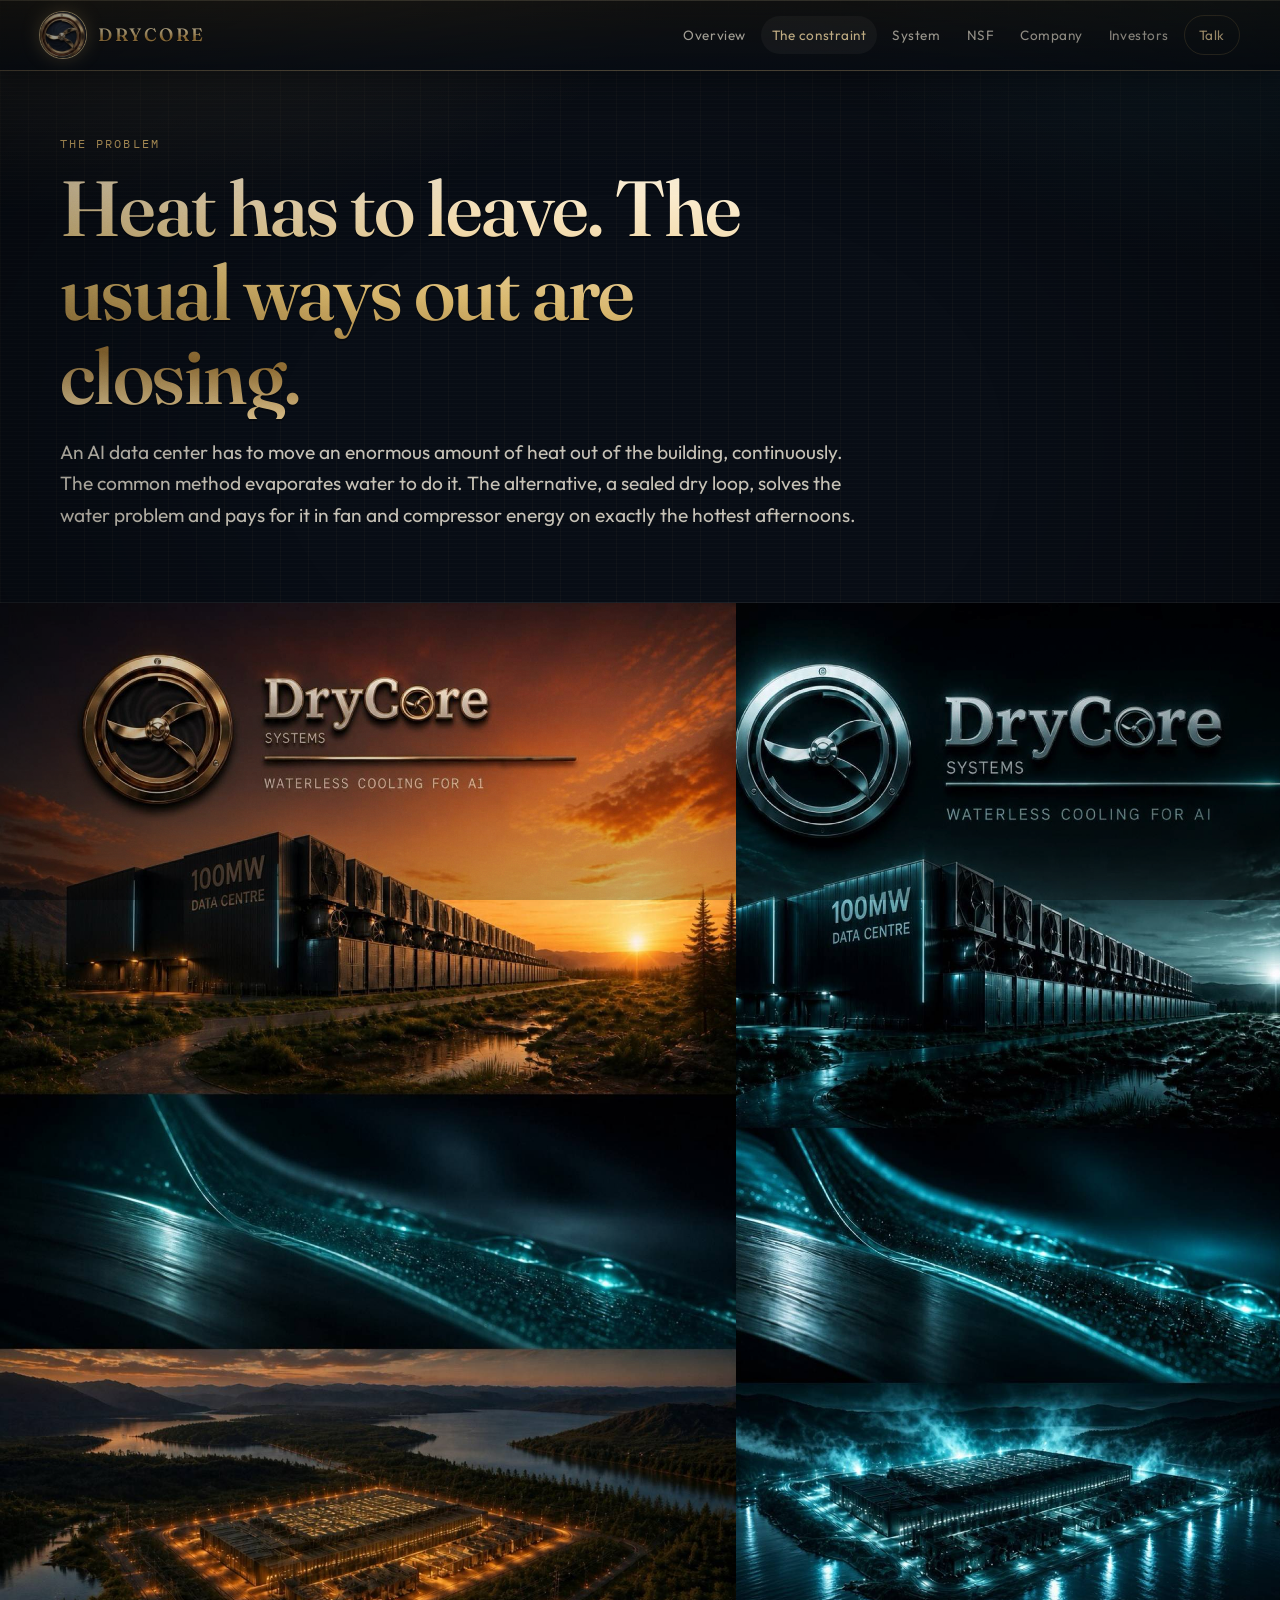
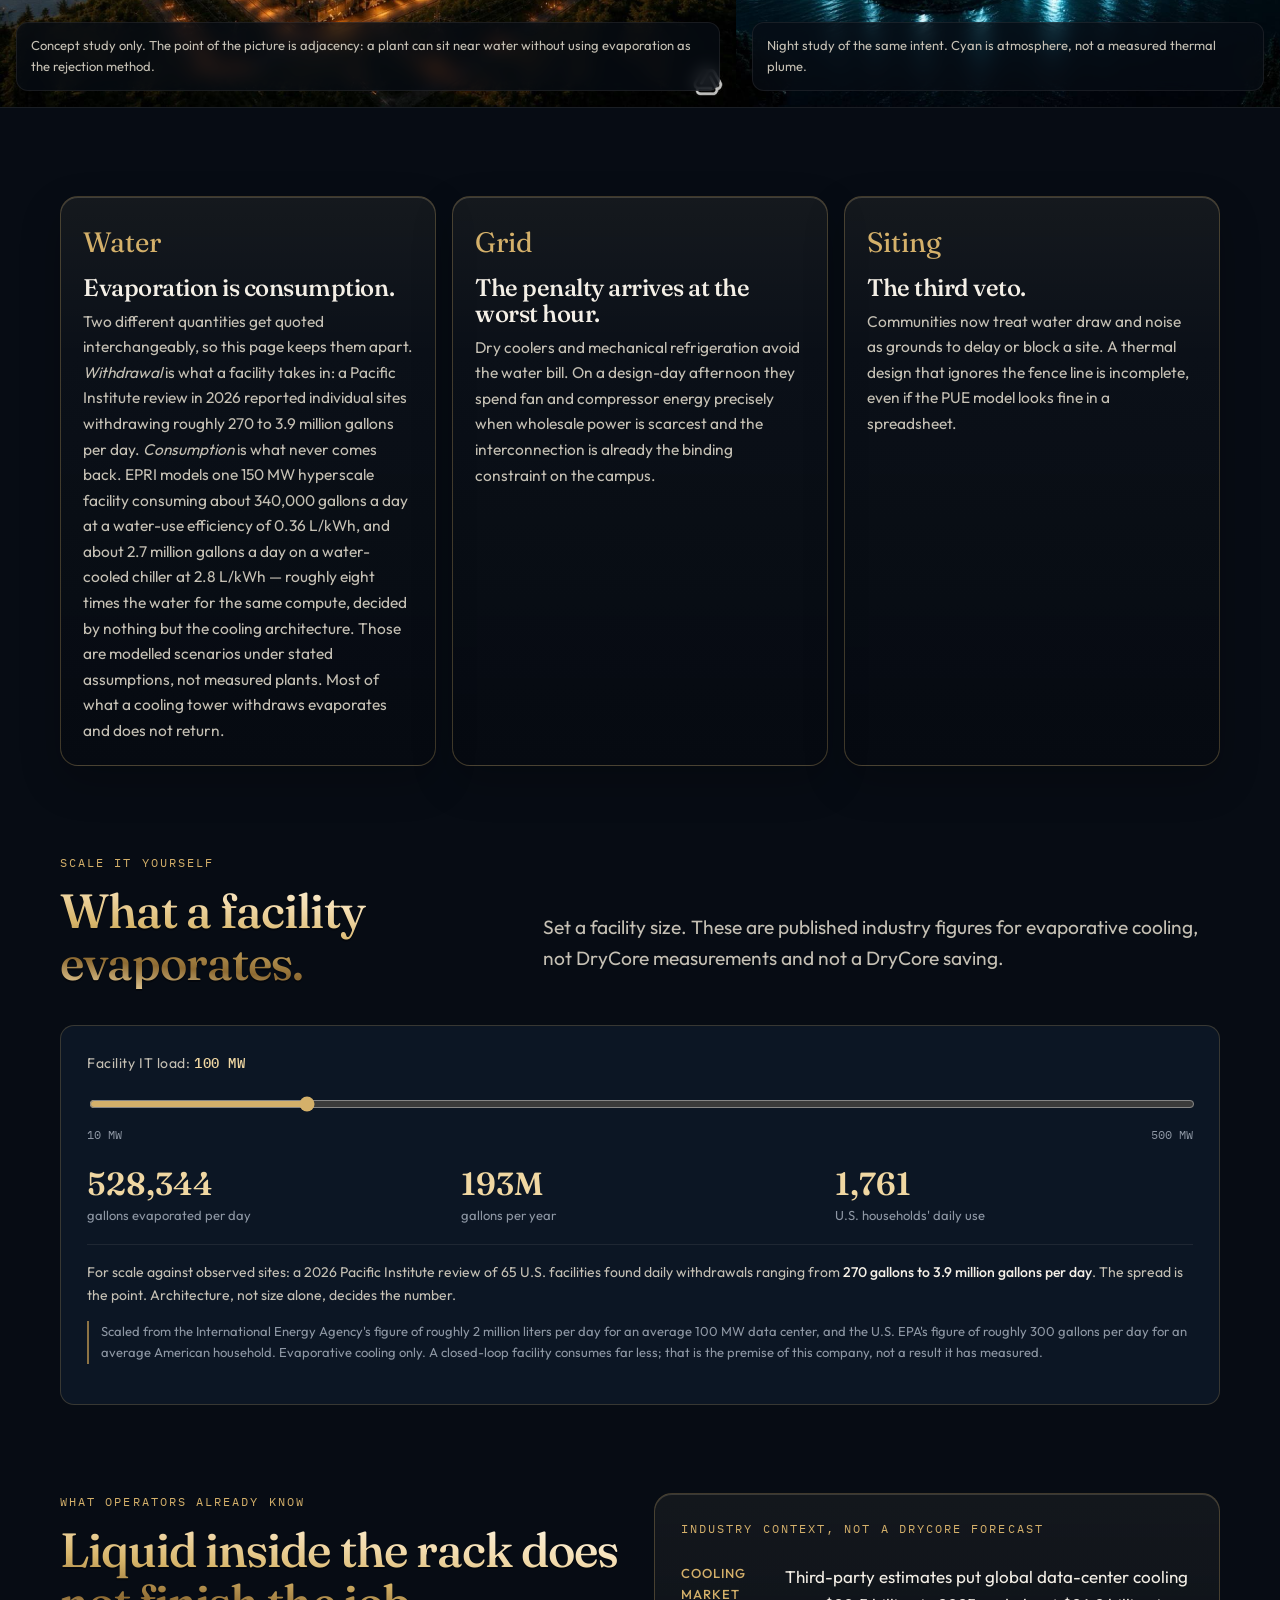
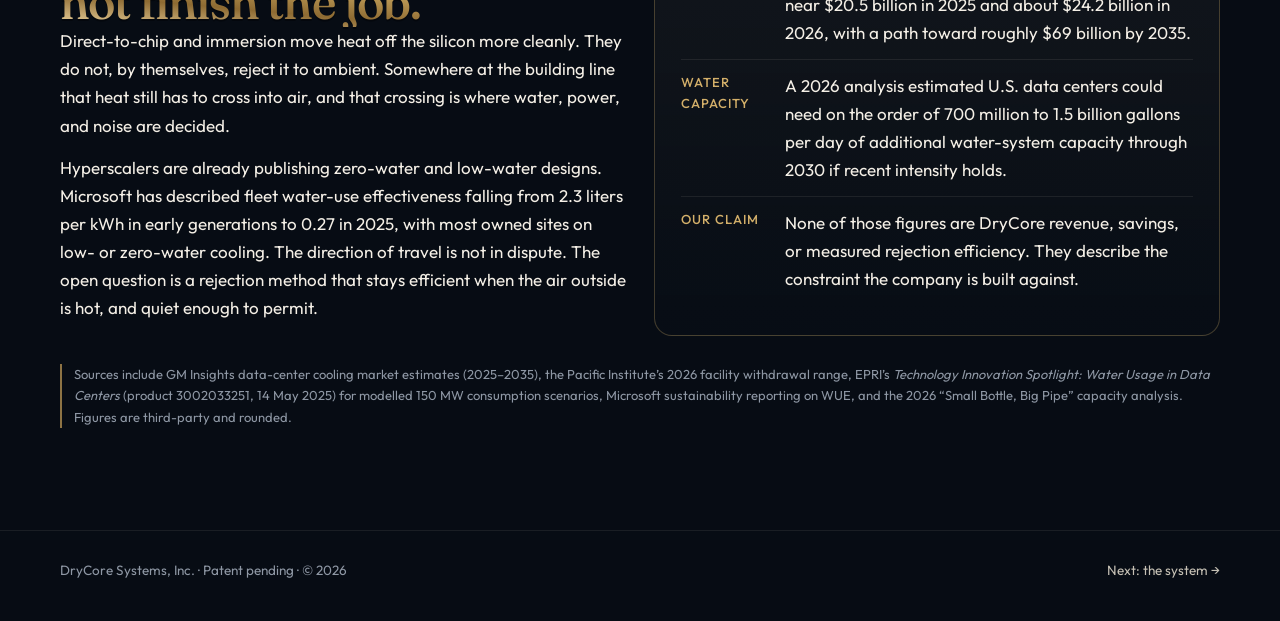
<file: problem.html>
<!doctype html>
<html lang="en">
<head>
<meta charset="utf-8">
<meta name="viewport" content="width=device-width,initial-scale=1">
<title>The constraint — DryCore Systems</title>
<meta name="description" content="Why AI data center heat rejection is colliding with water, hot-day grid cost, and community permission to build.">
<meta name="theme-color" content="#070d16">
<link rel="preconnect" href="https://fonts.googleapis.com">
<link rel="preconnect" href="https://fonts.gstatic.com" crossorigin>
<link href="https://fonts.googleapis.com/css2?family=Fraunces:opsz,wght@9..144,500;9..144,600&family=IBM+Plex+Mono:wght@400;500&family=Outfit:wght@360;460;540&display=swap" rel="stylesheet">
<link rel="stylesheet" href="site.css">
<link rel="icon" href="emblem.jpg">
</head>
<body>
<div class="progress"></div>
<header class="nav">
  <a class="brand" href="index.html"><img src="emblem.jpg" alt=""><b>DRY<span>CORE</span></b></a>
  <button class="menu-btn" aria-label="Menu">Menu</button>
  <nav class="nav-links">
    <a href="index.html">Overview</a>
    <a href="problem.html" aria-current="page">The constraint</a>
    <a href="technology.html">System</a>
    <a href="nsf.html">NSF</a>
    <a href="company.html">Company</a>
    <a href="investors.html">Investors</a>
    <a class="nav-cta" href="contact.html">Talk</a>
  </nav>
</header>
<main>
  <div class="wrap page-hero">
    <p class="kicker">The problem</p>
    <h1>Heat has to leave. The usual ways out are closing.</h1>
    <p class="lede" style="margin-top:18px">An AI data center has to move an enormous amount of heat out of the building, continuously. The common method evaporates water to do it. The alternative, a sealed dry loop, solves the water problem and pays for it in fan and compressor energy on exactly the hottest afternoons.</p>
  </div>

  <section class="vision" style="margin-top:36px">
    <figure>
      <img src="vision-warm.jpg" alt="Sunset concept of a data center beside water it does not consume">
      <figcaption>Concept study only. The point of the picture is adjacency: a plant can sit near water without using evaporation as the rejection method.</figcaption>
    </figure>
    <figure>
      <img src="vision-cool.jpg" alt="Night concept of heat-rejection architecture">
      <figcaption>Night study of the same intent. Cyan is atmosphere, not a measured thermal plume.</figcaption>
    </figure>
  </section>

  <section class="block">
    <div class="wrap">
      <div class="cards">
        <article class="card">
          <div class="num">Water</div>
          <h3>Evaporation is consumption.</h3>
          <p>Two different quantities get quoted interchangeably, so this page keeps them apart. <em>Withdrawal</em> is what a facility takes in: a Pacific Institute review in 2026 reported individual sites withdrawing roughly 270 to 3.9 million gallons per day. <em>Consumption</em> is what never comes back. EPRI models one 150&nbsp;MW hyperscale facility consuming about 340,000 gallons a day at a water-use efficiency of 0.36&nbsp;L/kWh, and about 2.7 million gallons a day on a water-cooled chiller at 2.8&nbsp;L/kWh — roughly eight times the water for the same compute, decided by nothing but the cooling architecture. Those are modelled scenarios under stated assumptions, not measured plants. Most of what a cooling tower withdraws evaporates and does not return.</p>
        </article>
        <article class="card">
          <div class="num">Grid</div>
          <h3>The penalty arrives at the worst hour.</h3>
          <p>Dry coolers and mechanical refrigeration avoid the water bill. On a design-day afternoon they spend fan and compressor energy precisely when wholesale power is scarcest and the interconnection is already the binding constraint on the campus.</p>
        </article>
        <article class="card">
          <div class="num">Siting</div>
          <h3>The third veto.</h3>
          <p>Communities now treat water draw and noise as grounds to delay or block a site. A thermal design that ignores the fence line is incomplete, even if the PUE model looks fine in a spreadsheet.</p>
        </article>
      </div>
    </div>
  </section>


  <section class="block" style="padding-top:0">
    <div class="wrap">
      <div class="section-head">
        <div>
          <p class="kicker">Scale it yourself</p>
          <h2>What a facility evaporates.</h2>
        </div>
        <p class="lede">Set a facility size. These are published industry figures for evaporative cooling, not DryCore measurements and not a DryCore saving.</p>
      </div>
      <div class="calc">
        <label for="mw">Facility IT load: <b id="mwOut">100 MW</b></label>
        <input type="range" id="mw" min="10" max="500" step="10" value="100" aria-describedby="calcNote">
        <div class="ends"><span>10 MW</span><span>500 MW</span></div>
        <div class="out">
          <div><b id="gpd">528,000</b><span>gallons evaporated per day</span></div>
          <div><b id="gpy">193M</b><span>gallons per year</span></div>
          <div><b id="hh">1,761</b><span>U.S. households' daily use</span></div>
        </div>
        <p class="band">For scale against observed sites: a 2026 Pacific Institute review of 65 U.S. facilities found daily withdrawals ranging from <strong>270 gallons to 3.9 million gallons per day</strong>. The spread is the point. Architecture, not size alone, decides the number.</p>
        <p class="note" id="calcNote" style="margin-top:14px">Scaled from the International Energy Agency's figure of roughly 2 million liters per day for an average 100&nbsp;MW data center, and the U.S. EPA's figure of roughly 300 gallons per day for an average American household. Evaporative cooling only. A closed-loop facility consumes far less; that is the premise of this company, not a result it has measured.</p>
      </div>
    </div>
  </section>
  <section class="block" style="padding-top:0">
    <div class="wrap two">
      <div>
        <p class="kicker">What operators already know</p>
        <h2>Liquid inside the rack does not finish the job.</h2>
        <p>Direct-to-chip and immersion move heat off the silicon more cleanly. They do not, by themselves, reject it to ambient. Somewhere at the building line that heat still has to cross into air, and that crossing is where water, power, and noise are decided.</p>
        <p>Hyperscalers are already publishing zero-water and low-water designs. Microsoft has described fleet water-use effectiveness falling from 2.3 liters per kWh in early generations to 0.27 in 2025, with most owned sites on low- or zero-water cooling. The direction of travel is not in dispute. The open question is a rejection method that stays efficient when the air outside is hot, and quiet enough to permit.</p>
      </div>
      <div class="panel">
        <p class="kicker">Industry context, not a DryCore forecast</p>
        <ul class="list">
          <li><strong>Cooling market</strong><span>Third-party estimates put global data-center cooling near $20.5 billion in 2025 and about $24.2 billion in 2026, with a path toward roughly $69 billion by 2035.</span></li>
          <li><strong>Water capacity</strong><span>A 2026 analysis estimated U.S. data centers could need on the order of 700 million to 1.5 billion gallons per day of additional water-system capacity through 2030 if recent intensity holds.</span></li>
          <li><strong>Our claim</strong><span>None of those figures are DryCore revenue, savings, or measured rejection efficiency. They describe the constraint the company is built against.</span></li>
        </ul>
      </div>
    </div>
    <div class="wrap" style="margin-top:28px">
      <p class="note">Sources include GM Insights data-center cooling market estimates (2025–2035), the Pacific Institute’s 2026 facility withdrawal range, EPRI’s <em>Technology Innovation Spotlight: Water Usage in Data Centers</em> (product 3002033251, 14&nbsp;May 2025) for modelled 150&nbsp;MW consumption scenarios, Microsoft sustainability reporting on WUE, and the 2026 “Small Bottle, Big Pipe” capacity analysis. Figures are third-party and rounded.</p>
    </div>
  </section>
</main>
<footer>
  <div class="wrap foot">
    <div>DryCore Systems, Inc. · Patent pending · © 2026</div>
    <div><a href="technology.html">Next: the system →</a></div>
  </div>
</footer>
<script src="site.js"></script>
</body>
</html>
</file>
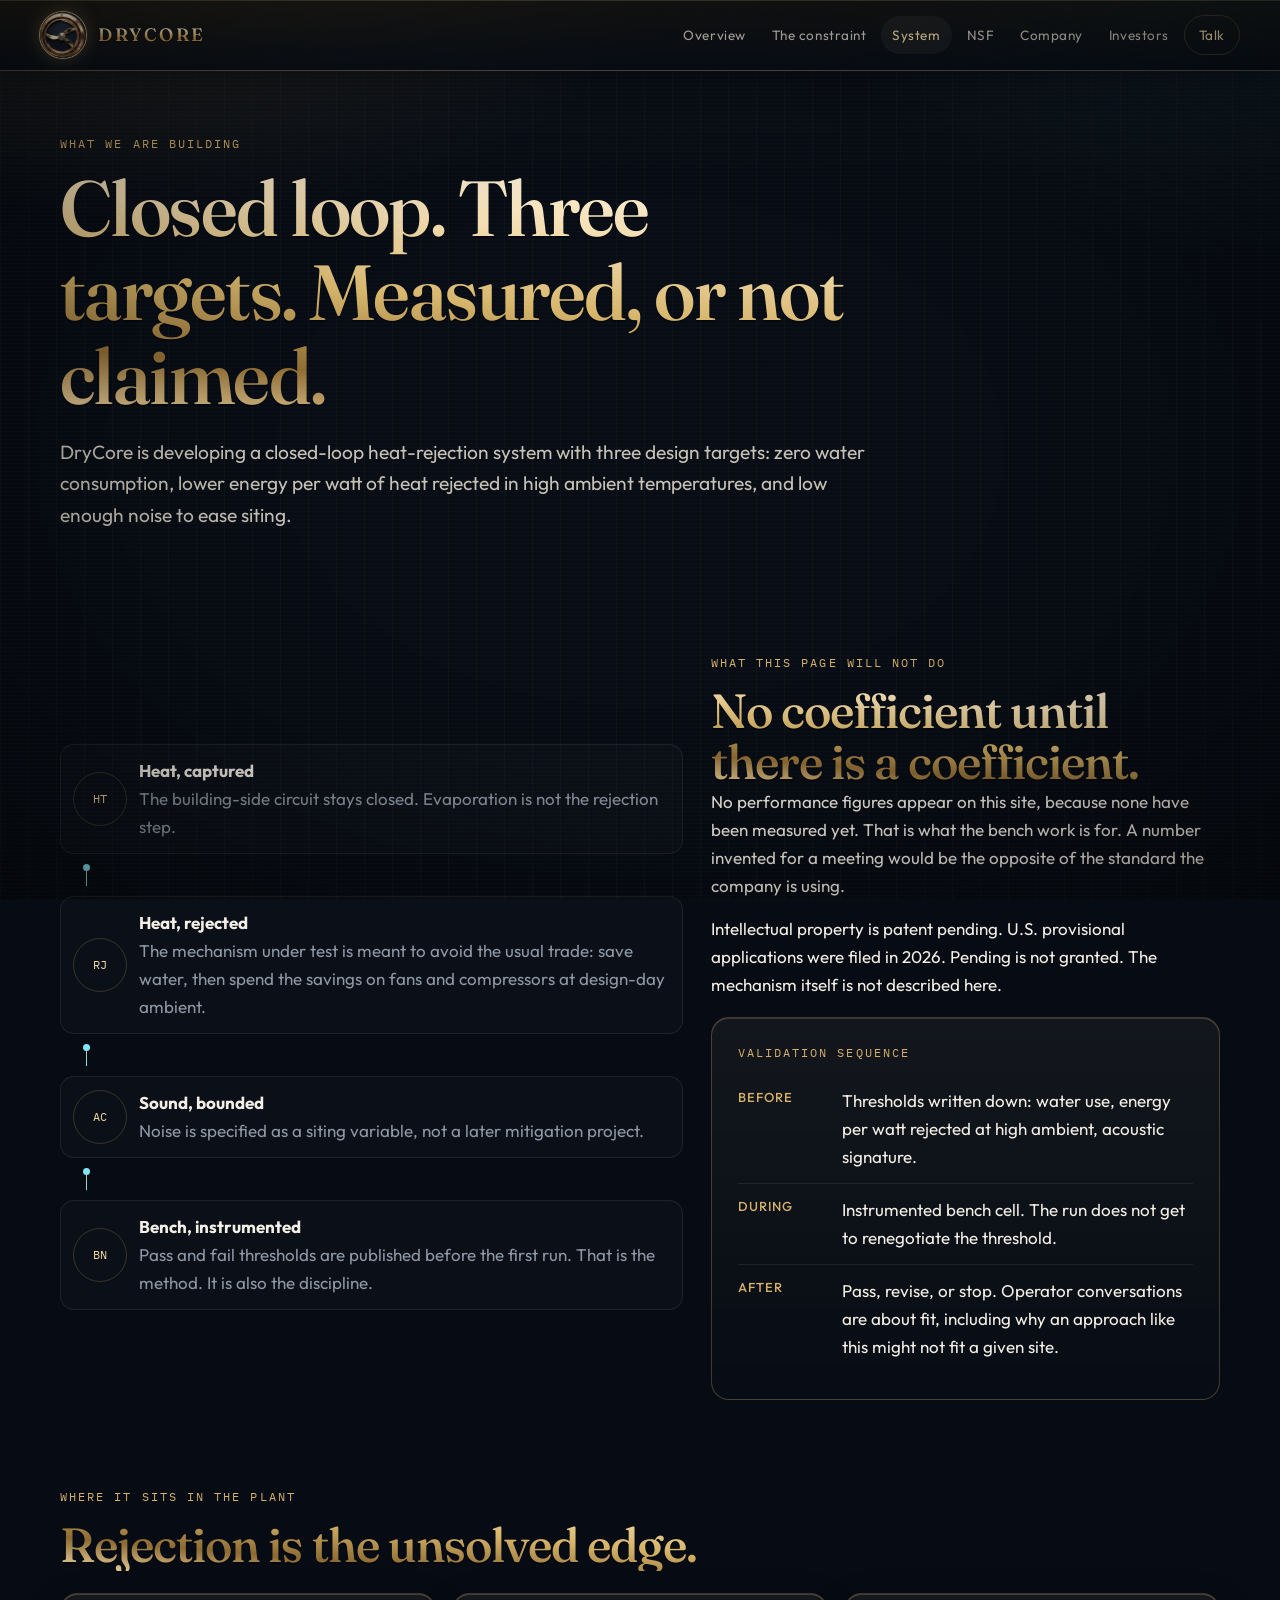
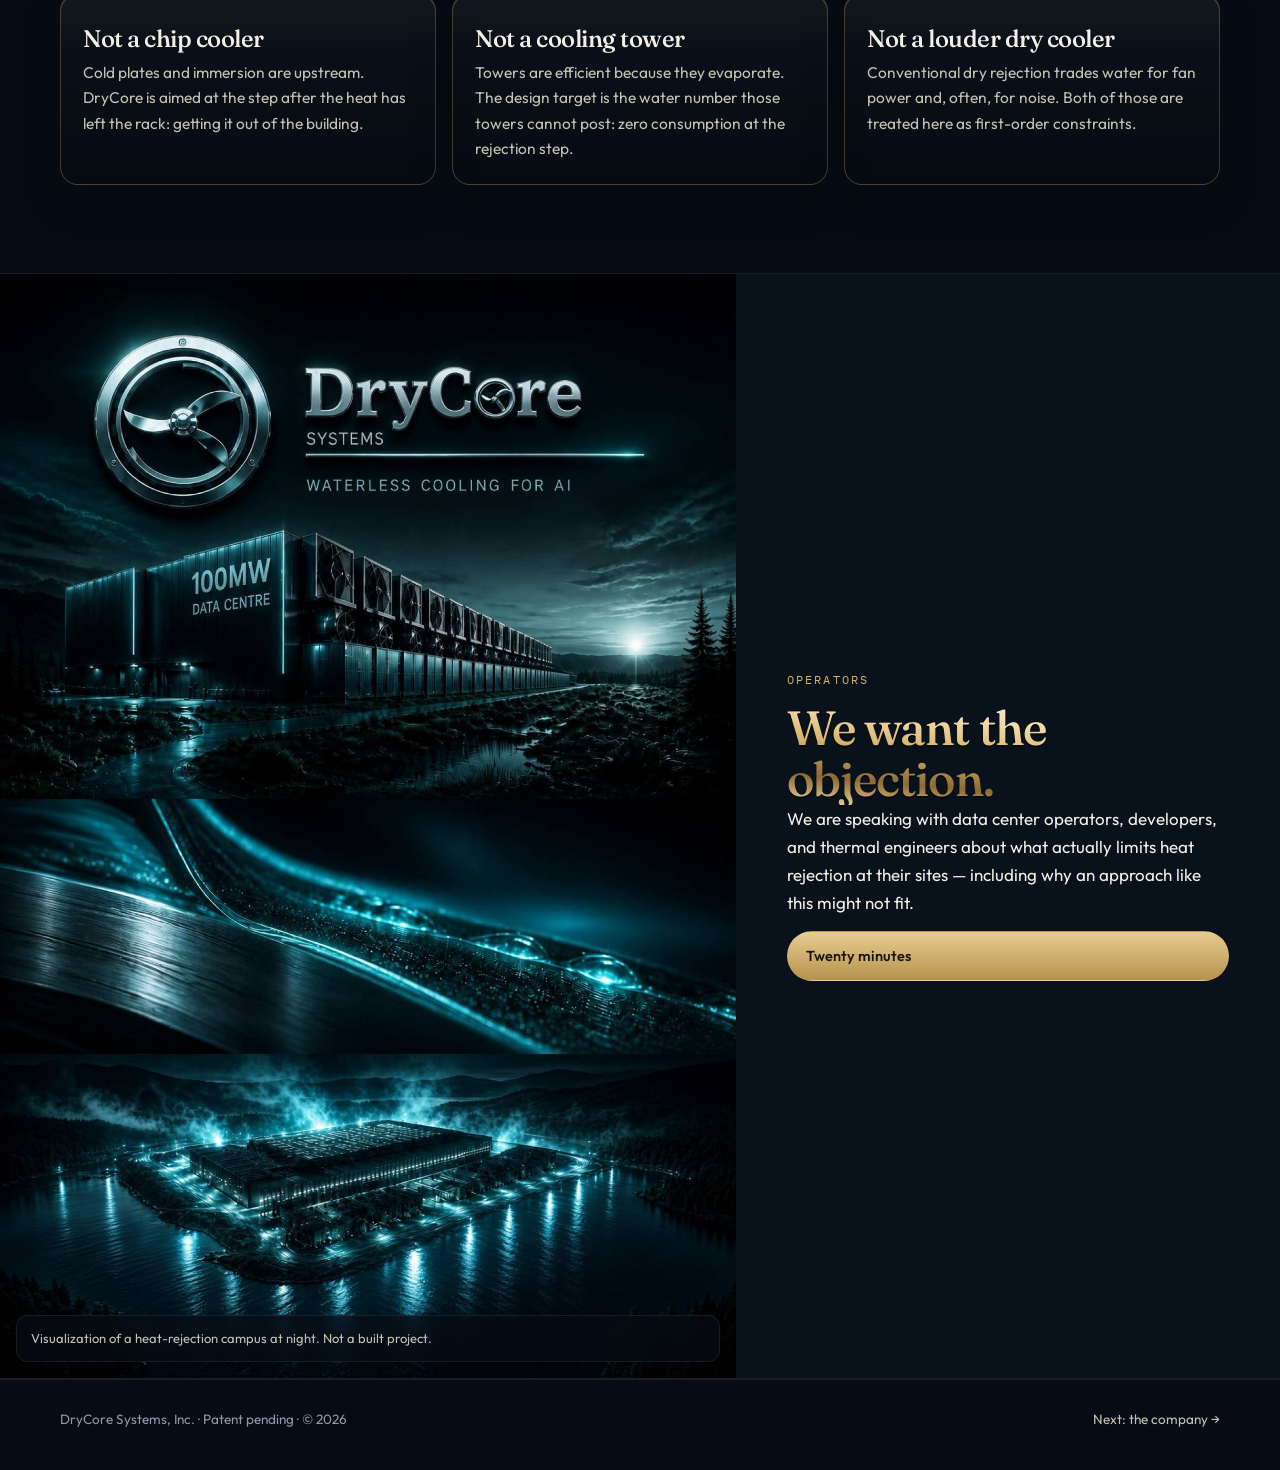
<file: technology.html>
<!doctype html>
<html lang="en">
<head>
<meta charset="utf-8">
<meta name="viewport" content="width=device-width,initial-scale=1">
<title>The system — DryCore Systems</title>
<meta name="description" content="DryCore is developing closed-loop, waterless heat rejection. Bench validation against thresholds published before the first run. Patent pending.">
<meta name="theme-color" content="#070d16">
<link rel="preconnect" href="https://fonts.googleapis.com">
<link rel="preconnect" href="https://fonts.gstatic.com" crossorigin>
<link href="https://fonts.googleapis.com/css2?family=Fraunces:opsz,wght@9..144,500;9..144,600&family=IBM+Plex+Mono:wght@400;500&family=Outfit:wght@360;460;540&display=swap" rel="stylesheet">
<link rel="stylesheet" href="site.css">
<link rel="icon" href="emblem.jpg">
</head>
<body>
<div class="progress"></div>
<header class="nav">
  <a class="brand" href="index.html"><img src="emblem.jpg" alt=""><b>DRY<span>CORE</span></b></a>
  <button class="menu-btn" aria-label="Menu">Menu</button>
  <nav class="nav-links">
    <a href="index.html">Overview</a>
    <a href="problem.html">The constraint</a>
    <a href="technology.html" aria-current="page">System</a>
    <a href="nsf.html">NSF</a>
    <a href="company.html">Company</a>
    <a href="investors.html">Investors</a>
    <a class="nav-cta" href="contact.html">Talk</a>
  </nav>
</header>
<main>
  <div class="wrap page-hero">
    <p class="kicker">What we are building</p>
    <h1>Closed loop. Three targets. Measured, or not claimed.</h1>
    <p class="lede" style="margin-top:18px">DryCore is developing a closed-loop heat-rejection system with three design targets: zero water consumption, lower energy per watt of heat rejected in high ambient temperatures, and low enough noise to ease siting.</p>
  </div>

  <section class="block">
    <div class="wrap diagram">
      <div class="path">
        <div class="node"><i>HT</i><div><strong>Heat, captured</strong><br><span class="muted">The building-side circuit stays closed. Evaporation is not the rejection step.</span></div></div>
        <div class="flow"></div>
        <div class="node"><i>RJ</i><div><strong>Heat, rejected</strong><br><span class="muted">The mechanism under test is meant to avoid the usual trade: save water, then spend the savings on fans and compressors at design-day ambient.</span></div></div>
        <div class="flow"></div>
        <div class="node"><i>AC</i><div><strong>Sound, bounded</strong><br><span class="muted">Noise is specified as a siting variable, not a later mitigation project.</span></div></div>
        <div class="flow"></div>
        <div class="node"><i>BN</i><div><strong>Bench, instrumented</strong><br><span class="muted">Pass and fail thresholds are published before the first run. That is the method. It is also the discipline.</span></div></div>
      </div>
      <div>
        <p class="kicker">What this page will not do</p>
        <h2>No coefficient until there is a coefficient.</h2>
        <p>No performance figures appear on this site, because none have been measured yet. That is what the bench work is for. A number invented for a meeting would be the opposite of the standard the company is using.</p>
        <p>Intellectual property is patent pending. U.S. provisional applications were filed in 2026. Pending is not granted. The mechanism itself is not described here.</p>
        <div class="panel" style="margin-top:18px">
          <p class="kicker">Validation sequence</p>
          <ul class="list">
            <li><strong>Before</strong><span>Thresholds written down: water use, energy per watt rejected at high ambient, acoustic signature.</span></li>
            <li><strong>During</strong><span>Instrumented bench cell. The run does not get to renegotiate the threshold.</span></li>
            <li><strong>After</strong><span>Pass, revise, or stop. Operator conversations are about fit, including why an approach like this might not fit a given site.</span></li>
          </ul>
        </div>
      </div>
    </div>
  </section>

  <section class="block" style="padding-top:0">
    <div class="wrap">
      <p class="kicker">Where it sits in the plant</p>
      <h2>Rejection is the unsolved edge.</h2>
      <div class="cards" style="margin-top:22px">
        <article class="card">
          <h3>Not a chip cooler</h3>
          <p>Cold plates and immersion are upstream. DryCore is aimed at the step after the heat has left the rack: getting it out of the building.</p>
        </article>
        <article class="card">
          <h3>Not a cooling tower</h3>
          <p>Towers are efficient because they evaporate. The design target is the water number those towers cannot post: zero consumption at the rejection step.</p>
        </article>
        <article class="card">
          <h3>Not a louder dry cooler</h3>
          <p>Conventional dry rejection trades water for fan power and, often, for noise. Both of those are treated here as first-order constraints.</p>
        </article>
      </div>
    </div>
  </section>

  <section class="vision">
    <figure>
      <img src="vision-cool.jpg" alt="">
      <figcaption>Visualization of a heat-rejection campus at night. Not a built project.</figcaption>
    </figure>
    <div class="vision-copy">
      <p class="kicker">Operators</p>
      <h2>We want the objection.</h2>
      <p>We are speaking with data center operators, developers, and thermal engineers about what actually limits heat rejection at their sites — including why an approach like this might not fit.</p>
      <a class="btn btn-gold" href="contact.html">Twenty minutes</a>
    </div>
  </section>
</main>
<footer>
  <div class="wrap foot">
    <div>DryCore Systems, Inc. · Patent pending · © 2026</div>
    <div><a href="company.html">Next: the company →</a></div>
  </div>
</footer>
<script src="site.js"></script>
</body>
</html>
</file>
<file: site.css>
/* DryCore Systems — institutional site
   Palette from the mark: deep navy, brushed gold, cream.
   Night cyan and sunset amber used as secondary atmosphere only. */

:root {
  --navy: #070d16;
  --navy-2: #0c1624;
  --navy-3: #122033;
  --navy-4: #182a40;
  --gold: #d4b06a;
  --gold-2: #f0d7a2;
  --gold-dim: #8d7344;
  --bronze: #a88455;
  --ink: #f4efe6;
  --ink-2: #c5c0b4;
  --ink-3: #8e97a4;
  --line: rgba(212, 176, 106, 0.22);
  --line-soft: rgba(244, 239, 230, 0.08);
  --cyan: #7ee7f2;
  --cyan-dim: #1c6f7c;
  --amber: #e7a15a;
  --danger: #d67b6a;
  --shadow: 0 30px 80px rgba(0, 0, 0, 0.45);
  --serif: "Fraunces", "Iowan Old Style", Palatino, serif;
  --sans: "Outfit", "Avenir Next", "Segoe UI", sans-serif;
  --mono: "IBM Plex Mono", ui-monospace, monospace;
  --max: 1160px;
  --pad: clamp(20px, 4vw, 40px);
}

* { box-sizing: border-box; }
html { scroll-behavior: smooth; -webkit-text-size-adjust: 100%; }
body {
  margin: 0;
  color: var(--ink);
  font-family: var(--sans);
  font-size: 17px;
  line-height: 1.65;
  font-weight: 400;
  text-rendering: optimizeLegibility;
  background-color: #070c14;
  background-image:
    radial-gradient(900px 520px at 12% -10%, rgba(212, 176, 106, 0.16), transparent 60%),
    radial-gradient(800px 480px at 100% 0%, rgba(40, 110, 130, 0.18), transparent 55%),
    linear-gradient(180deg, rgba(255,255,255,0.025), transparent 180px),
    repeating-linear-gradient(0deg, rgba(244,239,230,0.015) 0 1px, transparent 1px 4px),
    repeating-linear-gradient(90deg, rgba(212,176,106,0.035) 0 1px, transparent 1px 28px);
  background-attachment: fixed;
}
body::before {
  content: "";
  pointer-events: none;
  position: fixed;
  inset: 0;
  z-index: 70;
  opacity: 0.18;
  background-image: url("data:image/svg+xml;utf8,<svg xmlns='http://www.w3.org/2000/svg' width='220' height='220'><filter id='n'><feTurbulence type='fractalNoise' baseFrequency='.8' numOctaves='2' stitchTiles='stitch'/></filter><rect width='100%' height='100%' filter='url(%23n)' opacity='.55'/></svg>");
  mix-blend-mode: overlay;
}
body::after {
  content: "";
  pointer-events: none;
  position: fixed;
  inset: 0;
  z-index: 69;
  background: radial-gradient(ellipse at center, transparent 40%, rgba(0,0,0,.45) 100%);
}
::selection { background: rgba(212, 176, 106, 0.35); color: #fff; }
img { max-width: 100%; display: block; }
a { color: var(--gold-2); text-decoration: none; }
button, input, textarea { font-family: inherit; }

.progress {
  position: fixed; top: 0; left: 0; height: 2px; width: 0;
  background: linear-gradient(90deg, var(--bronze), var(--gold-2));
  z-index: 100;
}

/* nav */
.nav {
  position: sticky; top: 0; z-index: 40;
  display: flex; align-items: center; justify-content: space-between;
  gap: 18px;
  padding: 12px var(--pad);
  background:
    linear-gradient(180deg, rgba(28, 24, 16, 0.55), rgba(7, 13, 22, 0.82));
  backdrop-filter: blur(18px);
  border-bottom: 1px solid rgba(240, 215, 162, 0.28);
  box-shadow: inset 0 1px 0 rgba(255, 236, 196, 0.18), 0 10px 30px rgba(0,0,0,.28);
}
.brand {
  display: flex; align-items: center; gap: 12px;
  color: var(--ink); letter-spacing: 0.18em;
  font-weight: 560; font-size: 14px;
}
.brand img {
  width: 46px; height: 46px; border-radius: 50%;
  object-fit: cover; object-position: 42% 48%;
  box-shadow:
    0 0 0 1px rgba(240, 215, 162, 0.7),
    0 0 18px rgba(212, 176, 106, 0.35),
    inset 0 0 0 1px rgba(0,0,0,.4);
}
.brand b {
  font-family: var(--serif);
  font-weight: 520;
  font-size: 18px;
  letter-spacing: 0.14em;
  background: linear-gradient(180deg, #fff6df 0%, #f0d7a2 38%, #b8893e 62%, #f3e2b8 100%);
  -webkit-background-clip: text;
  background-clip: text;
  color: transparent;
  filter: drop-shadow(0 1px 0 rgba(0,0,0,.45));
}
.brand b span { color: inherit; }
.nav-links { display: flex; align-items: center; gap: 4px; }
.nav-links a {
  color: var(--ink-2); font-size: 13.5px; letter-spacing: 0.04em;
  padding: 8px 11px; border-radius: 999px;
}
.nav-links a:hover, .nav-links a[aria-current="page"] { color: var(--ink); background: rgba(244, 239, 230, 0.05); }
.nav-links a[aria-current="page"] { color: var(--gold-2); }
.nav-cta {
  border: 1px solid var(--line) !important;
  color: var(--gold-2) !important;
  padding: 8px 14px !important;
}
.menu-btn {
  display: none; background: transparent; color: var(--ink);
  border: 1px solid var(--line); border-radius: 8px; padding: 8px 10px;
}

/* layout */
.wrap { width: min(var(--max), calc(100% - var(--pad) * 2)); margin-inline: auto; }
.kicker {
  font-family: var(--mono); font-size: 11.5px; letter-spacing: 0.18em;
  text-transform: uppercase; color: var(--gold); margin: 0 0 12px;
}
h1, h2, h3 { font-family: var(--serif); font-weight: 520; letter-spacing: -0.02em; line-height: 1.08; margin: 0; }
h1, h2 {
  background: linear-gradient(185deg, #fff8e8 0%, #f4ddb0 28%, #d7b56a 52%, #8d6a32 78%, #f0d7a2 100%);
  -webkit-background-clip: text;
  background-clip: text;
  color: transparent;
  filter: drop-shadow(0 2px 0 rgba(0,0,0,.35));
}
h1 { font-size: clamp(40px, 6.4vw, 78px); font-weight: 560; }
h2 { font-size: clamp(30px, 4vw, 48px); }
h3 { font-size: clamp(22px, 2vw, 28px); color: #f4efe6; }
.lede { color: var(--ink-2); font-size: clamp(17px, 1.5vw, 20px); max-width: 62ch; }
p { margin: 0 0 14px; }
.muted { color: var(--ink-3); }
.gold { color: var(--gold-2); }

.btn {
  display: inline-flex; align-items: center; gap: 8px;
  border-radius: 999px; padding: 12px 18px;
  border: 1px solid var(--line); color: var(--ink);
  background: transparent; cursor: pointer; font-size: 14.5px;
}
.btn-gold {
  background: linear-gradient(180deg, #e6cc90, #b8924e);
  color: #1a140a; border-color: transparent; font-weight: 560;
}
.btn-gold:hover { filter: brightness(1.06); }
.btn-ghost:hover { border-color: var(--gold); color: var(--gold-2); }

/* hero */
.hero {
  position: relative;
  min-height: calc(100vh - 70px);
  display: grid;
  grid-template-columns: 1.05fr 0.95fr;
  gap: 40px;
  align-items: center;
  padding: 36px 0 64px;
  overflow: hidden;
}
.hero::after {
  content: "";
  position: absolute; inset: auto -10% -20% 30%;
  height: 55%;
  background: radial-gradient(ellipse at center, rgba(212, 176, 106, 0.14), transparent 68%);
  pointer-events: none;
}
.mark-stage {
  position: relative;
  width: min(520px, 100%);
  aspect-ratio: 1;
  margin-inline: auto;
}
.mark-stage img.emblem {
  width: 78%; height: 78%;
  object-fit: cover; object-position: 46% 50%;
  border-radius: 50%;
  position: absolute; inset: 11%;
  box-shadow: 0 20px 60px rgba(0,0,0,.45), inset 0 0 0 1px rgba(240, 215, 162, 0.25);
}
.ring {
  position: absolute; inset: 0; border-radius: 50%;
  border: 1px solid rgba(212, 176, 106, 0.35);
  animation: spin 48s linear infinite;
}
.ring::before, .ring::after {
  content: ""; position: absolute; width: 7px; height: 7px; border-radius: 50%;
  background: var(--gold-2); box-shadow: 0 0 12px var(--gold);
}
.ring::before { top: 8%; left: 50%; }
.ring::after { bottom: 14%; left: 18%; background: #efe6d4; }
.ring-2 { inset: 7%; border-style: dashed; animation-duration: 80s; animation-direction: reverse; opacity: 0.7; }
.glow {
  position: absolute; width: 180px; height: 180px; border-radius: 50%;
  background: radial-gradient(circle, rgba(126, 231, 242, 0.18), transparent 70%);
  pointer-events: none; transform: translate(-50%, -50%);
  left: 50%; top: 50%;
}
.hero-copy { position: relative; z-index: 1; }
.word {
  font-family: var(--serif); font-weight: 500;
  font-size: clamp(52px, 7vw, 92px); letter-spacing: -0.03em; line-height: 0.9;
}
.word span { color: var(--gold-2); }
.sys {
  margin-top: 10px; letter-spacing: 0.42em; font-size: 13px; color: var(--ink-3);
}
.rule {
  height: 1px; width: min(420px, 100%);
  background: linear-gradient(90deg, var(--gold), transparent);
  margin: 16px 0 14px;
}
.micro {
  font-family: var(--mono); letter-spacing: 0.22em; font-size: 12px; color: var(--ink-2);
}
.hero h1 { font-size: clamp(32px, 3.6vw, 48px); margin-top: 28px; max-width: 16ch; }
.hero .lede { margin-top: 16px; }
.hero-actions { display: flex; gap: 12px; flex-wrap: wrap; margin-top: 26px; }
.pills { display: flex; flex-wrap: wrap; gap: 8px; margin-top: 28px; }
.pill {
  font-size: 12px; letter-spacing: 0.06em; color: var(--ink-2);
  border: 1px solid var(--line-soft); border-radius: 999px; padding: 6px 10px;
  background: rgba(255,255,255,0.02);
}

/* strips */
.strip {
  border-block: 1px solid rgba(212, 176, 106, 0.22);
  background:
    linear-gradient(180deg, rgba(18, 16, 12, 0.72), rgba(10, 16, 26, 0.78));
  box-shadow: inset 0 1px 0 rgba(255, 236, 196, 0.12);
}
.strip-grid {
  display: grid; grid-template-columns: repeat(3, 1fr);
}
.strip-grid article { padding: 28px 26px; border-right: 1px solid var(--line-soft); }
.strip-grid article:last-child { border-right: 0; }
.strip b {
  display: block; font-family: var(--mono); font-size: 11px; letter-spacing: 0.16em;
  text-transform: uppercase; color: var(--gold); font-weight: 450; margin-bottom: 8px;
}
.strip span { color: var(--ink-2); font-size: 15.5px; }

section.block { padding: 88px 0; }
.section-head { display: grid; grid-template-columns: 0.8fr 1.2fr; gap: 32px; margin-bottom: 36px; align-items: end; }

.cards { display: grid; grid-template-columns: repeat(3, 1fr); gap: 16px; }
.card {
  background:
    linear-gradient(180deg, rgba(255, 236, 196, 0.06), rgba(255,255,255,0.02) 28%, rgba(0,0,0,.12));
  border: 1px solid rgba(212, 176, 106, 0.28);
  border-radius: 18px;
  padding: 22px;
  min-height: 180px;
  box-shadow: inset 0 1px 0 rgba(255, 236, 196, 0.18), 0 16px 40px rgba(0,0,0,.22);
  transition: border-color .25s ease, transform .25s ease;
}
.card:hover { border-color: var(--line); transform: translateY(-3px); }
.card .num {
  font-family: var(--serif); color: var(--gold); font-size: 28px;
}
.card h3 { margin: 10px 0 8px; font-size: 24px; }
.card p { color: var(--ink-2); margin: 0; font-size: 15.5px; }

/* vision band */
.vision {
  display: grid; grid-template-columns: 1.15fr 0.85fr; min-height: 560px;
  border-block: 1px solid var(--line-soft);
}
.vision figure { margin: 0; position: relative; overflow: hidden; min-height: 320px; }
.vision img { width: 100%; height: 100%; object-fit: cover; }
.vision figcaption {
  position: absolute; left: 16px; bottom: 16px; right: 16px;
  background: rgba(7, 13, 22, 0.72); backdrop-filter: blur(8px);
  border: 1px solid var(--line-soft); border-radius: 12px; padding: 12px 14px;
  font-size: 13px; color: var(--ink-2);
}
.vision-copy { padding: clamp(28px, 4vw, 56px); display: flex; flex-direction: column; justify-content: center; background: #09111b; }
.compare {
  position: relative; height: 100%; min-height: 420px; overflow: hidden; cursor: ew-resize;
}
.compare img { position: absolute; inset: 0; width: 100%; height: 100%; object-fit: cover; }
.compare .top { clip-path: inset(0 50% 0 0); }
.compare .handle {
  position: absolute; top: 0; bottom: 0; left: 50%; width: 1px;
  background: var(--gold-2); transform: translateX(-50%);
}
.compare .handle span {
  position: absolute; top: 50%; left: 50%; transform: translate(-50%, -50%);
  width: 36px; height: 36px; border-radius: 50%;
  background: #0c1624; border: 1px solid var(--gold);
  display: grid; place-items: center; color: var(--gold-2); font-size: 12px;
}

/* diagram */
.diagram {
  display: grid; grid-template-columns: 1.1fr 0.9fr; gap: 28px; align-items: center;
}
.path {
  display: grid; gap: 10px;
}
.node {
  display: grid; grid-template-columns: 54px 1fr; gap: 12px; align-items: center;
  padding: 12px; border: 1px solid var(--line-soft); border-radius: 14px;
  background: rgba(255,255,255,0.02);
}
.node i {
  width: 54px; height: 54px; border-radius: 50%;
  display: grid; place-items: center;
  border: 1px solid var(--line); color: var(--gold-2);
  font-family: var(--mono); font-style: normal; font-size: 12px;
}
.flow {
  height: 22px; margin-left: 26px; width: 1px;
  background: linear-gradient(var(--gold), var(--cyan));
  position: relative;
}
.flow::after {
  content: ""; position: absolute; left: -3px; width: 7px; height: 7px; border-radius: 50%;
  background: var(--cyan); animation: drop 2.4s linear infinite;
}

.two { display: grid; grid-template-columns: 1fr 1fr; gap: 28px; }
.panel {
  border: 1px solid rgba(212, 176, 106, 0.28);
  border-radius: 18px;
  padding: 26px;
  background:
    linear-gradient(180deg, rgba(255,236,196,0.05), rgba(8,14,22,.55));
  box-shadow: inset 0 1px 0 rgba(255,236,196,.16);
}
.list { margin: 0; padding: 0; list-style: none; }
.list li {
  padding: 12px 0; border-bottom: 1px solid var(--line-soft);
  display: grid; grid-template-columns: 92px 1fr; gap: 12px;
}
.list li:last-child { border-bottom: 0; }
.list strong { color: var(--gold); font-weight: 500; font-size: 13px; letter-spacing: 0.08em; text-transform: uppercase; }

/* investors */
.metrics { display: grid; grid-template-columns: repeat(4, 1fr); gap: 12px; }
.metric {
  padding: 18px; border-radius: 16px; border: 1px solid var(--line-soft);
  background: #0c1624;
}
.metric em { font-style: normal; font-family: var(--serif); font-size: 28px; color: var(--gold-2); display: block; }
.metric span { color: var(--ink-3); font-size: 13px; display: block; margin-top: 6px; }
.chart {
  border: 1px solid var(--line-soft); border-radius: 18px; padding: 22px;
  background: linear-gradient(180deg, #0d1826, #0a121c);
}
.bars { display: flex; align-items: flex-end; gap: 18px; height: 220px; margin-top: 18px; }
.bar { flex: 1; display: flex; flex-direction: column; justify-content: flex-end; align-items: center; gap: 8px; height: 100%; }
.bar .fill {
  width: 100%; border-radius: 10px 10px 4px 4px;
  background: linear-gradient(180deg, var(--gold-2), #8a6840);
  transform-origin: bottom; transform: scaleY(0); animation: grow 1.1s ease forwards;
}
.bar.alt .fill { background: linear-gradient(180deg, var(--cyan), #145e68); }
.bar small { color: var(--ink-3); font-size: 12px; text-align: center; }
.gates { display: grid; gap: 0; }
.gate {
  display: grid; grid-template-columns: 120px 1fr; gap: 18px;
  padding: 18px 0; border-top: 1px solid var(--line-soft);
}
.gate .when { font-family: var(--mono); color: var(--gold); font-size: 12px; letter-spacing: 0.12em; }
.alloc { display: grid; gap: 10px; }
.alloc-row { display: grid; grid-template-columns: 180px 1fr 42px; gap: 10px; align-items: center; font-size: 14px; color: var(--ink-2); }
.track { height: 8px; background: #182433; border-radius: 99px; overflow: hidden; }
.track span { display: block; height: 100%; background: linear-gradient(90deg, var(--bronze), var(--gold-2)); width: 0; animation: widen 1.1s ease forwards; }
.note {
  font-size: 13px; color: var(--ink-3); border-left: 2px solid var(--gold-dim); padding-left: 12px;
}

.toggle { display: flex; gap: 8px; flex-wrap: wrap; margin: 8px 0 0; }
.toggle button {
  background: transparent; color: var(--ink-2); border: 1px solid var(--line-soft);
  border-radius: 999px; padding: 7px 12px; cursor: pointer;
}
.toggle button[aria-pressed="true"] { color: #1a140a; background: var(--gold); border-color: var(--gold); }

/* contact */
form { display: grid; gap: 12px; }
label { display: grid; gap: 6px; font-size: 13px; color: var(--ink-3); letter-spacing: 0.04em; }
input, textarea {
  background: #0c1624; color: var(--ink); border: 1px solid var(--line-soft);
  border-radius: 12px; padding: 12px 14px; font-size: 16px;
}
input:focus, textarea:focus { outline: 2px solid rgba(212,176,106,.45); border-color: var(--gold); }
.form-row { display: grid; grid-template-columns: 1fr 1fr; gap: 12px; }
.toast { display: none; color: var(--gold-2); font-size: 14px; }

footer {
  border-top: 1px solid var(--line-soft);
  padding: 28px 0 40px; color: var(--ink-3); font-size: 13.5px;
}
.foot { display: flex; justify-content: space-between; gap: 18px; flex-wrap: wrap; }
.foot a { color: var(--ink-2); }

.reveal { opacity: 0; transform: translateY(16px); animation: rise .8s ease forwards; }
.d1 { animation-delay: .08s; } .d2 { animation-delay: .16s; } .d3 { animation-delay: .24s; } .d4 { animation-delay: .32s; }

@keyframes spin { to { transform: rotate(360deg); } }
@keyframes drop { from { top: -4px; opacity: 0; } 20% { opacity: 1; } to { top: 18px; opacity: 0; } }
@keyframes rise { to { opacity: 1; transform: none; } }
@keyframes grow { to { transform: scaleY(1); } }
@keyframes widen { to { width: var(--w); } }

.page-hero { padding: 64px 0 20px; }
.page-hero h1 { max-width: 16ch; }

table { width: 100%; border-collapse: collapse; font-size: 14.5px; }
th, td { text-align: left; padding: 12px 10px; border-bottom: 1px solid var(--line-soft); vertical-align: top; }
th { color: var(--gold); font-weight: 500; font-size: 12px; letter-spacing: 0.1em; text-transform: uppercase; }
td { color: var(--ink-2); }

@media (max-width: 900px) {
  .hero, .section-head, .vision, .diagram, .two, .strip-grid, .cards, .metrics { grid-template-columns: 1fr; }
  .strip-grid article { border-right: 0; border-bottom: 1px solid var(--line-soft); }
  .menu-btn { display: inline-flex; }
  .nav-links {
    display: none; position: absolute; top: 68px; left: 12px; right: 12px;
    flex-direction: column; align-items: stretch;
    background: #0c1624; border: 1px solid var(--line); border-radius: 16px; padding: 10px;
  }
  .nav-links.open { display: flex; }
  .form-row, .gate, .alloc-row, .list li { grid-template-columns: 1fr; }
  .hero { min-height: auto; padding-top: 18px; }
  h1 { font-size: clamp(36px, 10vw, 56px); }
}
.intro {
  position: fixed; inset: 0; z-index: 90;
  background: #070d16;
  display: grid; place-items: center;
  transition: opacity .7s ease, visibility .7s ease;
}
.intro.done { opacity: 0; visibility: hidden; pointer-events: none; }
.intro video {
  width: 100%; height: 100%; object-fit: cover; background: #070d16;
}
.intro-ui {
  position: absolute; left: 0; right: 0; bottom: 0;
  display: flex; justify-content: space-between; align-items: flex-end; gap: 16px;
  padding: 22px var(--pad) 26px;
  background: linear-gradient(transparent, rgba(7,13,22,.72));
}
.intro-ui p { margin: 0; color: var(--ink-2); font-size: 13px; max-width: 46ch; }
.intro-actions { display: flex; gap: 8px; }
.intro-actions button {
  background: rgba(7,13,22,.55); color: var(--ink);
  border: 1px solid var(--line); border-radius: 999px;
  padding: 8px 14px; cursor: pointer; font-size: 13px;
}
.intro-actions button.gold {
  background: linear-gradient(180deg, #e6cc90, #b8924e); color: #1a140a; border-color: transparent;
}
body.intro-lock { overflow: hidden; }

.nav-over { position: absolute; top: 0; left: 0; right: 0; background: linear-gradient(180deg, rgba(7,13,22,.72), transparent); border-bottom: 0; }
.stage { position: relative; min-height: 100vh; display: grid; align-items: end; overflow: hidden; background: #070d16 url("vision-warm.jpg") center/cover; }
.stage video { position: absolute; inset: 0; width: 100%; height: 100%; object-fit: cover; }
.stage-shade { position: absolute; inset: 0; background: linear-gradient(90deg, rgba(7,13,22,.88) 0%, rgba(7,13,22,.55) 46%, rgba(7,13,22,.15) 100%), linear-gradient(transparent, rgba(7,13,22,.7)); }
.stage-copy { position: relative; z-index: 1; padding: 120px 0 72px; }
.stage-mark { width: 84px; height: 84px; border-radius: 50%; object-fit: cover; object-position: 42% 48%; box-shadow: 0 0 0 1px rgba(212,176,106,.5); margin-bottom: 18px; }
.stage h1 { max-width: 14ch; }
.stage-note { position: absolute; right: 22px; bottom: 18px; z-index: 1; margin: 0; font-size: 12px; color: #d9d3c6; }

@media (prefers-reduced-motion: reduce) {
  .intro { display: none; }
  *, *::before, *::after { animation: none !important; transition: none !important; }
  .reveal { opacity: 1; transform: none; }
  .bar .fill { transform: none; }
  .track span { width: var(--w); }
}

/* ── Added: water scale calculator ─────────────────────────────── */
.calc {
  margin-top: 26px;
  background: var(--navy-2);
  border: 1px solid var(--line);
  border-radius: 14px;
  padding: clamp(18px, 3vw, 26px);
}
.calc label { display: block; font-family: var(--sans); font-size: 14px; color: var(--ink-2); margin-bottom: 12px; }
.calc label b { font-family: var(--mono); color: var(--gold-2); font-weight: 500; }
.calc input[type="range"] { width: 100%; accent-color: var(--gold); height: 30px; cursor: pointer; }
.calc .ends { display: flex; justify-content: space-between; font-family: var(--mono); font-size: 12px; color: var(--ink-3); margin-top: -2px; }
.calc .out { display: grid; gap: 16px; margin-top: 22px; }
@media (min-width: 620px) { .calc .out { grid-template-columns: repeat(3, 1fr); } }
.calc .out div { min-width: 0; }
.calc .out b {
  display: block; font-family: var(--serif); font-weight: 600;
  font-size: clamp(24px, 5vw, 32px); color: var(--gold-2); line-height: 1.05;
}
.calc .out span { display: block; font-family: var(--sans); font-size: 13px; color: var(--ink-3); margin-top: 5px; line-height: 1.4; }
.calc .band {
  margin-top: 20px; padding-top: 16px; border-top: 1px solid var(--line-soft);
  font-family: var(--sans); font-size: 14px; color: var(--ink-2);
}
.calc .band strong { color: var(--ink); font-weight: 500; }

/* ── Added: segment ladder (TAM → served segment) ──────────────── */
.ladder { display: grid; gap: 12px; margin-top: 22px; }
.ladder .rung {
  display: grid; grid-template-columns: 1fr; gap: 6px;
  background: var(--navy-2); border: 1px solid var(--line-soft);
  border-left: 3px solid var(--gold-dim); border-radius: 10px; padding: 14px 16px;
}
.ladder .rung.focus { border-left-color: var(--gold); background: var(--navy-3); }
.ladder .rung em { font-style: normal; font-family: var(--mono); font-size: 12px; letter-spacing: .08em; text-transform: uppercase; color: var(--ink-3); }
.ladder .rung b { font-family: var(--serif); font-weight: 600; font-size: clamp(19px, 3.4vw, 24px); color: var(--ink); }
.ladder .rung span { font-family: var(--sans); font-size: 14px; color: var(--ink-2); line-height: 1.5; }
</file>
